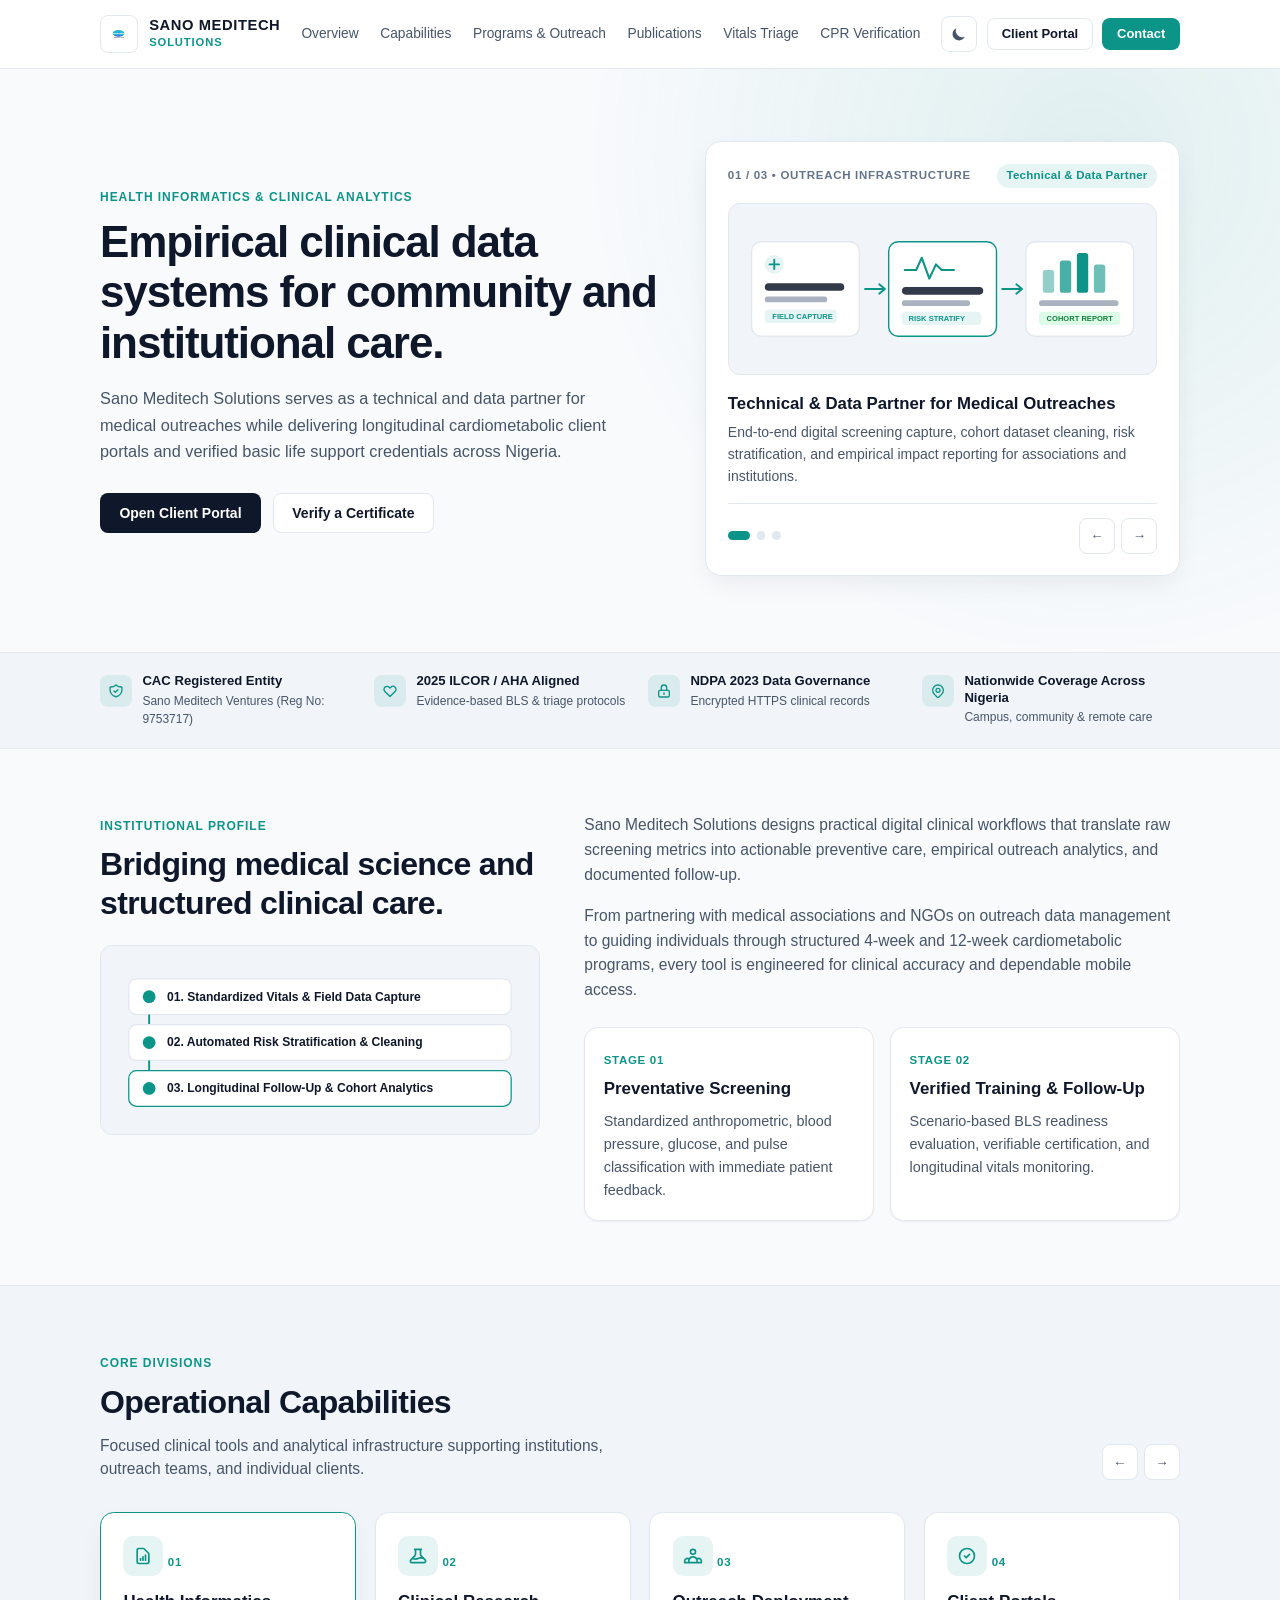
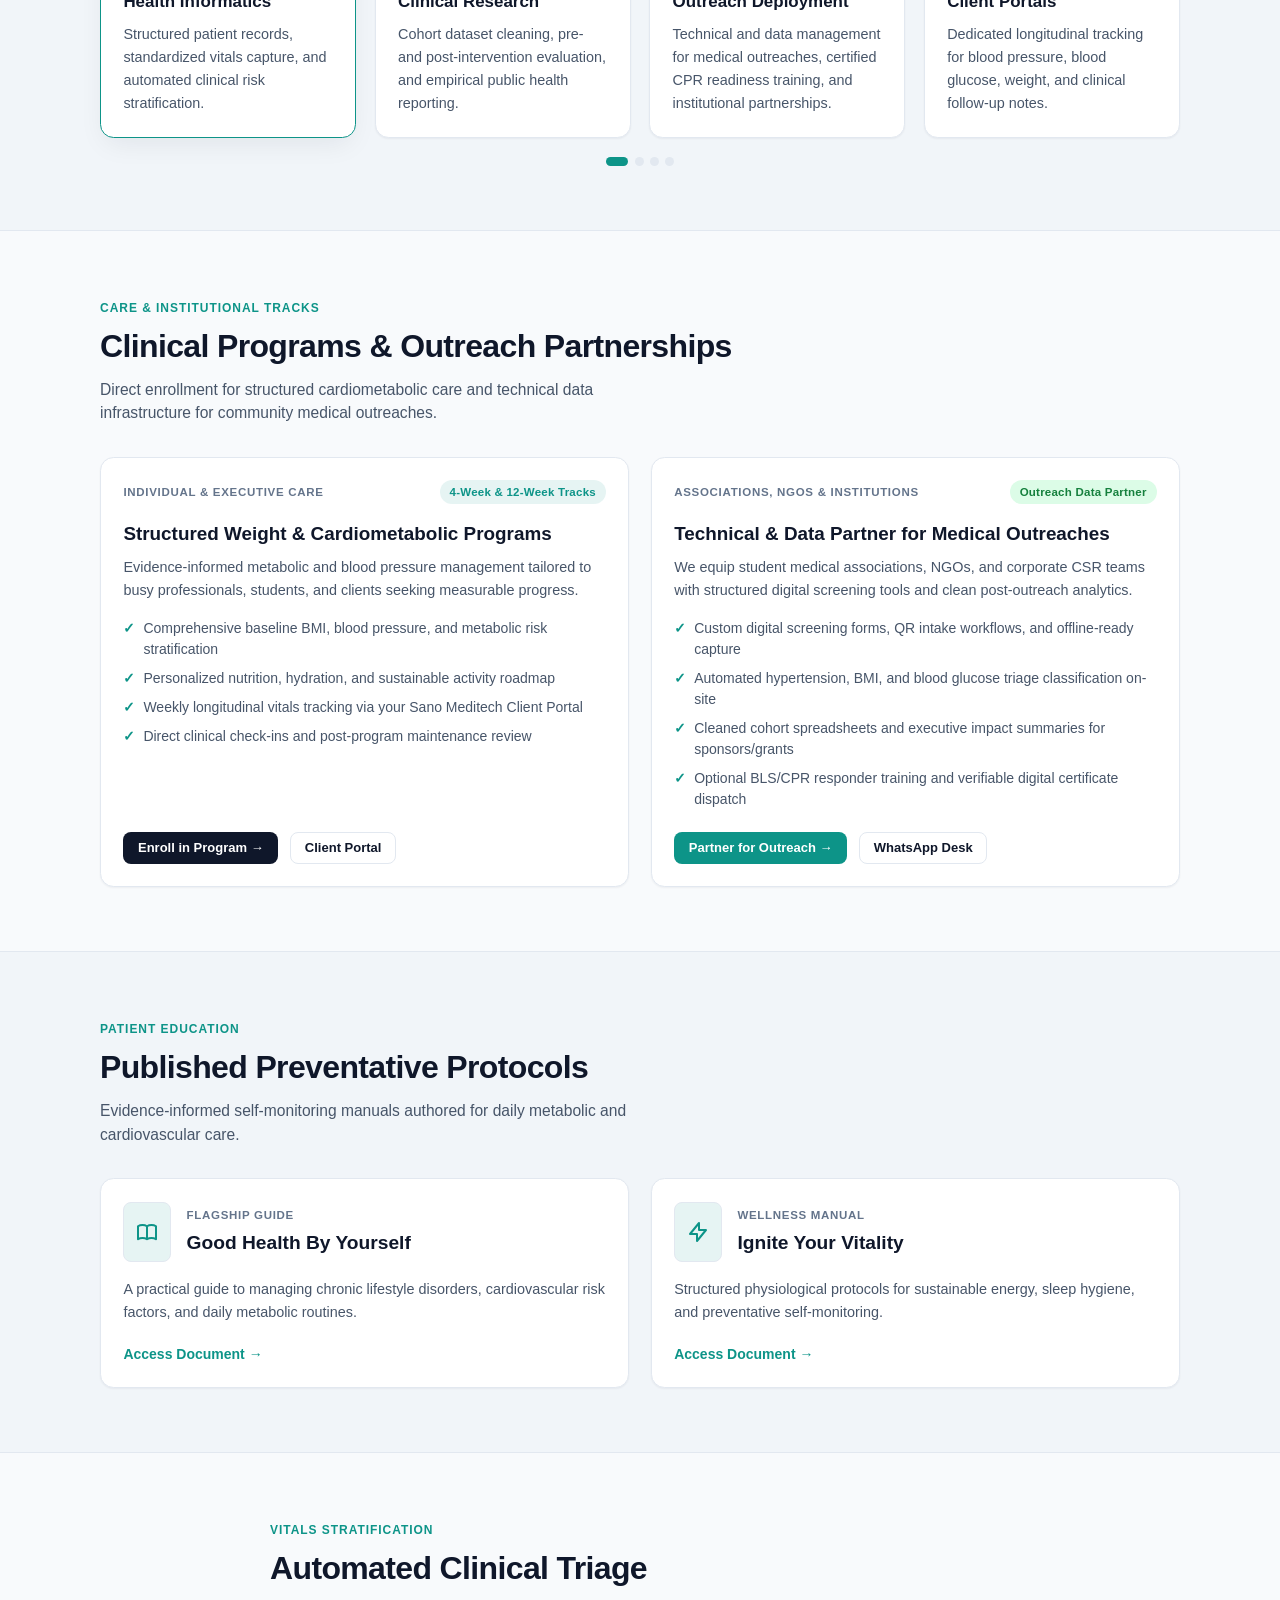
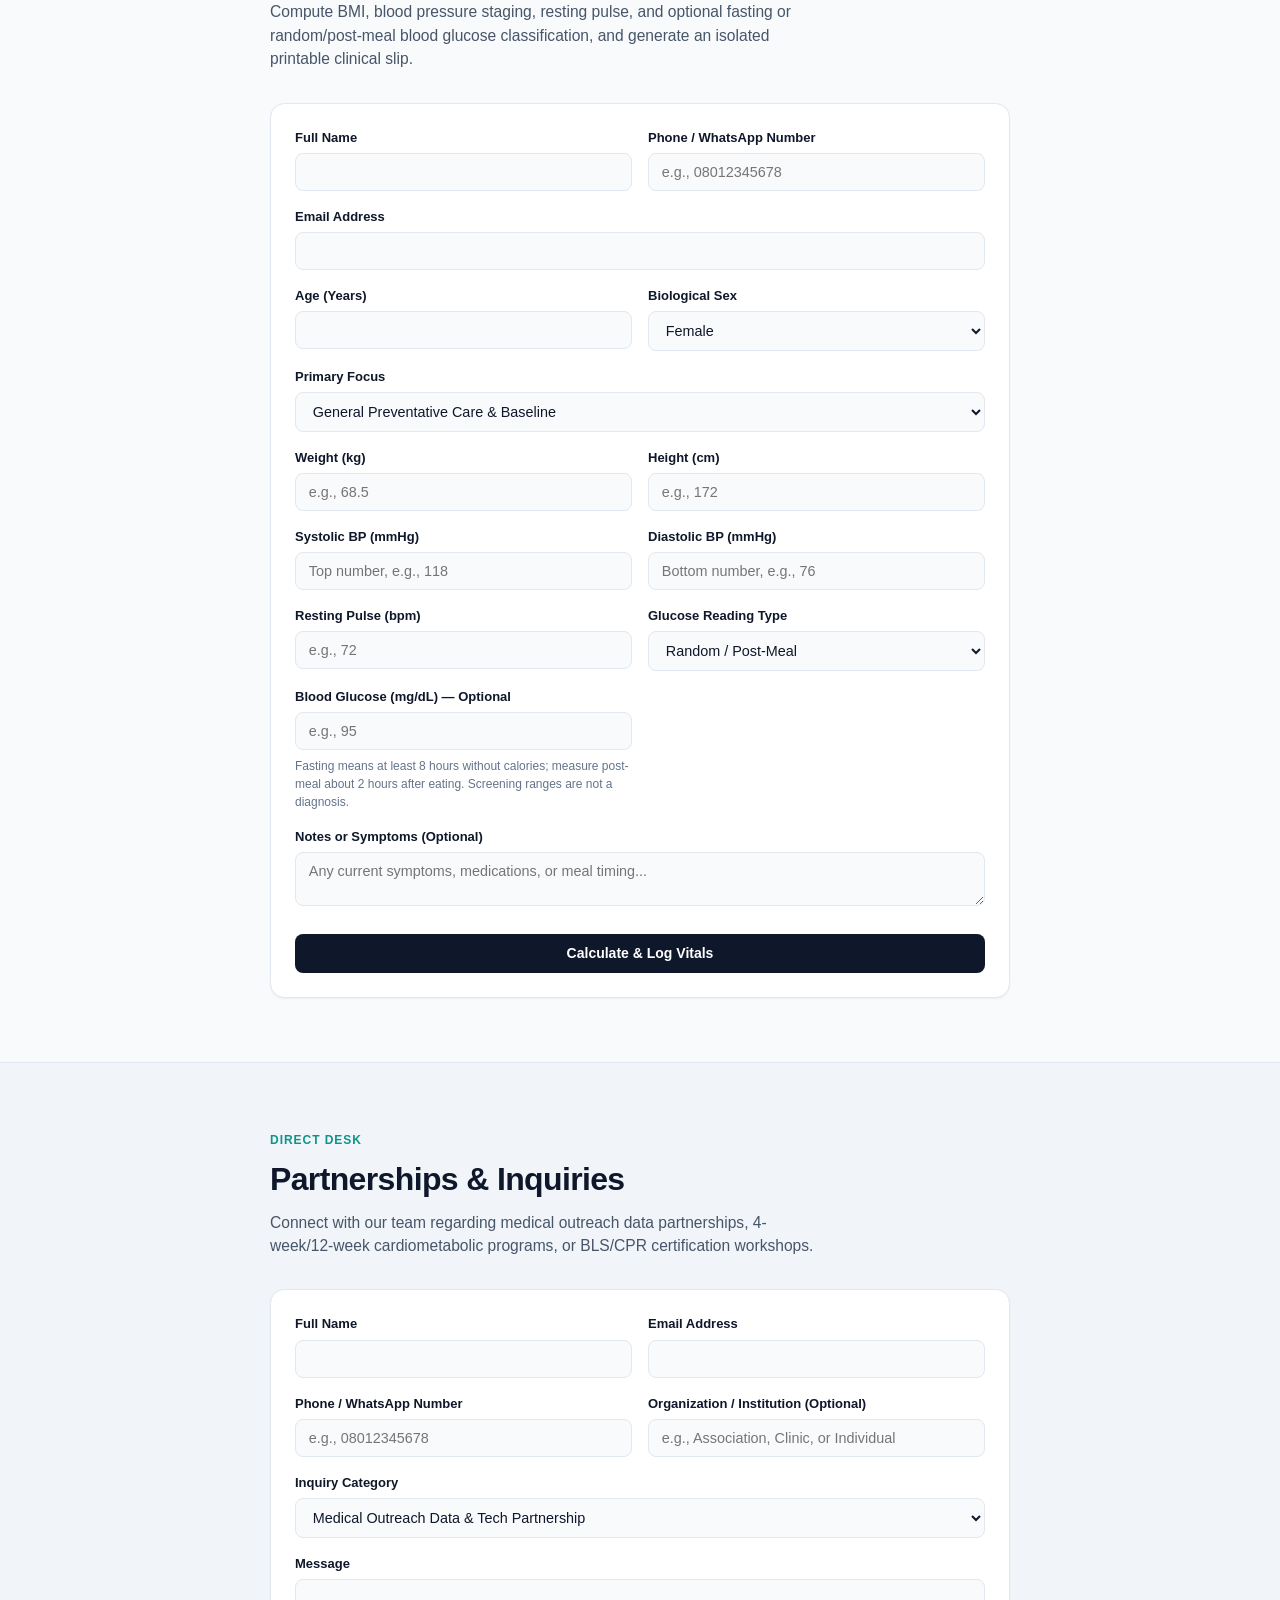
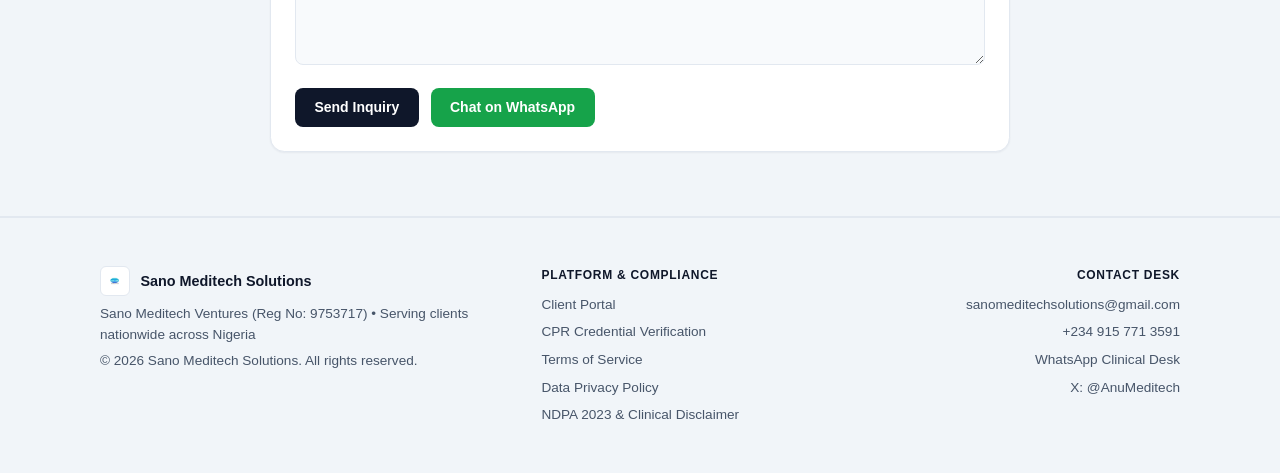
<file: index.html>
<!DOCTYPE html>
<html lang="en">
<head>
    <meta charset="UTF-8">
    <meta name="viewport" content="width=device-width, initial-scale=1.0">
    <meta name="google-site-verification" content="SkIWce3FxeQoqV6IPMHTQnE669mgplDXR-uIURGBd9k" />
    <meta name="google-site-verification" content="eYVr022OF02_zbNRqCPYG8-eTCIy4S0F36uyGWSz7tg" />
    <meta name="description" content="Sano Meditech Solutions — Clinical data analytics, medical outreach technical & data management, preventative vitals stratification, and verified life-support certification across Nigeria.">
    <meta name="author" content="Sano Meditech Solutions">
    <link rel="canonical" href="https://sanomeditechsolutions.com.ng/">
    <link rel="icon" type="image/png" href="logo.png">
    <link rel="apple-touch-icon" href="logo.png">
    <title>Sano Meditech Solutions | Clinical Data Analytics &amp; Digital Health</title>

    <meta property="og:type" content="website">
    <meta property="og:title" content="Sano Meditech Solutions | Clinical Data Analytics &amp; Digital Health">
    <meta property="og:description" content="Medical outreach technical & data management, structured vitals stratification, cardiometabolic programs, and verified basic life support credentials.">
    <meta property="og:url" content="https://sanomeditechsolutions.com.ng/">
    <meta property="og:image" content="https://sanomeditechsolutions.com.ng/logo.png">

    <meta name="twitter:card" content="summary">
    <meta name="twitter:site" content="@AnuMeditech">
    <meta name="twitter:title" content="Sano Meditech Solutions | Clinical Data Analytics &amp; Digital Health">
    <meta name="twitter:description" content="Medical outreach technical & data management, structured vitals stratification, cardiometabolic programs, and verified basic life support credentials.">
    <meta name="twitter:image" content="https://sanomeditechsolutions.com.ng/logo.png">

    <script type="application/ld+json">
    {
      "@context": "https://schema.org",
      "@type": "MedicalBusiness",
      "name": "Sano Meditech Solutions",
      "legalName": "Sano Meditech Ventures",
      "identifier": "Reg No: 9753717",
      "url": "https://sanomeditechsolutions.com.ng",
      "logo": "https://sanomeditechsolutions.com.ng/logo.png",
      "telephone": "+2349157713591",
      "email": "sanomeditechsolutions@gmail.com",
      "address": {
        "@type": "PostalAddress",
        "addressCountry": "NG"
      },
      "sameAs": ["https://x.com/AnuMeditech"]
    }
    </script>

    <script>
        if (localStorage.getItem('color-theme') === 'dark') {
            document.documentElement.classList.add('dark');
        }
    </script>

    <style>
        :root {
            --bg-page: #f8fafc;
            --bg-surface: #f1f5f9;
            --bg-card: #ffffff;
            --bg-nav: rgba(255, 255, 255, 0.92);
            --text-primary: #0f172a;
            --text-secondary: #475569;
            --text-muted: #64748b;
            --border-color: #e2e8f0;
            --accent: #0d9488;
            --accent-hover: #0f766e;
            --accent-soft: rgba(13, 148, 136, 0.1);
            --primary: #0f172a;
            --primary-text: #ffffff;
            --primary-hover: #1e293b;
            --success-bg: #dcfce7;
            --success-text: #15803d;
            --warn-bg: #fef3c7;
            --warn-text: #b45309;
            --danger-bg: #fee2e2;
            --danger-text: #b91c1c;
            --whatsapp: #16a34a;
            --whatsapp-hover: #15803d;
            --shadow-sm: 0 1px 2px rgba(15, 23, 42, 0.05);
            --shadow-md: 0 10px 28px -6px rgba(15, 23, 42, 0.08);
        }

        html.dark {
            --bg-page: #0b1120;
            --bg-surface: #111827;
            --bg-card: #1e293b;
            --bg-nav: rgba(15, 23, 42, 0.92);
            --text-primary: #f8fafc;
            --text-secondary: #cbd5e1;
            --text-muted: #94a3b8;
            --border-color: #334155;
            --accent: #2dd4bf;
            --accent-hover: #14b8a6;
            --accent-soft: rgba(45, 212, 191, 0.14);
            --primary: #f8fafc;
            --primary-text: #0f172a;
            --primary-hover: #e2e8f0;
            --success-bg: rgba(22, 163, 74, 0.22);
            --success-text: #4ade80;
            --warn-bg: rgba(217, 119, 6, 0.22);
            --warn-text: #fbbf24;
            --danger-bg: rgba(220, 38, 38, 0.24);
            --danger-text: #f87171;
            --whatsapp: #22c55e;
            --whatsapp-hover: #16a34a;
            --shadow-sm: 0 1px 2px rgba(0, 0, 0, 0.25);
            --shadow-md: 0 12px 30px -6px rgba(0, 0, 0, 0.45);
        }

        *, *::before, *::after {
            box-sizing: border-box;
        }

        html {
            scroll-behavior: smooth;
            font-family: 'Segoe UI', 'Helvetica Neue', Arial, sans-serif;
            background-color: var(--bg-page);
            color: var(--text-primary);
            line-height: 1.5;
            -webkit-font-smoothing: antialiased;
        }

        body {
            margin: 0;
            background-color: var(--bg-page);
            color: var(--text-primary);
            transition: background-color 0.2s ease, color 0.2s ease;
        }

        .hidden {
            display: none !important;
        }

        .container {
            width: 100%;
            max-width: 1120px;
            margin: 0 auto;
            padding: 0 1.25rem;
        }

        .container-narrow {
            width: 100%;
            max-width: 780px;
            margin: 0 auto;
            padding: 0 1.25rem;
        }

        /* Navigation */
        .site-nav {
            position: sticky;
            top: 0;
            z-index: 40;
            background: var(--bg-nav);
            backdrop-filter: blur(12px);
            -webkit-backdrop-filter: blur(12px);
            border-bottom: 1px solid var(--border-color);
        }

        .nav-inner {
            display: flex;
            align-items: center;
            justify-content: space-between;
            height: 4.25rem;
            gap: 1rem;
        }

        .brand-link {
            display: inline-flex;
            align-items: center;
            gap: 0.7rem;
            text-decoration: none;
            color: var(--text-primary);
        }

        .brand-logo {
            width: 38px;
            height: 38px;
            object-fit: contain;
            border-radius: 8px;
            flex-shrink: 0;
            background: #ffffff;
            padding: 2px;
            border: 1px solid var(--border-color);
        }

        .brand-mark {
            display: inline-flex;
            align-items: center;
            justify-content: center;
            width: 38px;
            height: 38px;
            border-radius: 8px;
            background: var(--accent);
            color: #ffffff;
            font-weight: 700;
            font-size: 0.85rem;
            letter-spacing: 0.04em;
            flex-shrink: 0;
        }

        .brand-title {
            display: block;
            font-size: 0.92rem;
            font-weight: 700;
            letter-spacing: 0.04em;
            line-height: 1.15;
            color: var(--text-primary);
        }

        .brand-sub {
            display: block;
            font-size: 0.7rem;
            font-weight: 600;
            letter-spacing: 0.08em;
            text-transform: uppercase;
            color: var(--accent);
        }

        .nav-links {
            display: none;
            align-items: center;
            gap: 1.35rem;
        }

        .nav-links a {
            font-size: 0.86rem;
            font-weight: 500;
            color: var(--text-secondary);
            text-decoration: none;
            transition: color 0.15s ease;
        }

        .nav-links a:hover {
            color: var(--accent);
        }

        .nav-actions {
            display: none;
            align-items: center;
            gap: 0.6rem;
        }

        .mobile-controls {
            display: flex;
            align-items: center;
            gap: 0.5rem;
        }

        @media (min-width: 980px) {
            .nav-links,
            .nav-actions {
                display: flex;
            }
            .mobile-controls,
            .mobile-menu {
                display: none !important;
            }
        }

        .icon-btn {
            display: inline-flex;
            align-items: center;
            justify-content: center;
            width: 2.25rem;
            height: 2.25rem;
            border-radius: 0.5rem;
            border: 1px solid var(--border-color);
            background: var(--bg-card);
            color: var(--text-secondary);
            cursor: pointer;
            transition: all 0.15s ease;
        }

        .icon-btn:hover {
            color: var(--text-primary);
            border-color: var(--accent);
        }

        .mobile-menu {
            padding: 0.9rem 1.25rem 1.25rem;
            border-top: 1px solid var(--border-color);
            background: var(--bg-card);
            display: flex;
            flex-direction: column;
            gap: 0.7rem;
        }

        .mobile-menu a:not(.btn) {
            font-size: 0.925rem;
            font-weight: 500;
            color: var(--text-secondary);
            text-decoration: none;
            padding: 0.25rem 0;
        }

        .mobile-menu a:not(.btn):hover {
            color: var(--accent);
        }

        .mobile-menu-actions {
            display: flex;
            gap: 0.65rem;
            padding-top: 0.65rem;
            border-top: 1px solid var(--border-color);
        }

        /* Buttons & Pills */
        .btn {
            display: inline-flex;
            align-items: center;
            justify-content: center;
            gap: 0.45rem;
            padding: 0.65rem 1.15rem;
            font-family: inherit;
            font-size: 0.875rem;
            font-weight: 600;
            border-radius: 0.5rem;
            border: 1px solid transparent;
            text-decoration: none;
            cursor: pointer;
            transition: all 0.15s ease;
            line-height: 1.2;
        }

        .btn:disabled {
            opacity: 0.65;
            cursor: not-allowed;
        }

        .btn-sm {
            padding: 0.45rem 0.85rem;
            font-size: 0.8125rem;
        }

        .btn-full {
            width: 100%;
        }

        .btn-primary {
            background: var(--primary);
            color: var(--primary-text);
        }

        .btn-primary:hover:not(:disabled) {
            background: var(--primary-hover);
        }

        .btn-secondary {
            background: var(--bg-card);
            color: var(--text-primary);
            border-color: var(--border-color);
        }

        .btn-secondary:hover:not(:disabled) {
            border-color: var(--accent);
            color: var(--accent);
        }

        .btn-teal {
            background: var(--accent);
            color: #ffffff;
        }

        html.dark .btn-teal {
            color: #0f172a;
        }

        .btn-teal:hover:not(:disabled) {
            background: var(--accent-hover);
        }

        .btn-whatsapp {
            background: var(--whatsapp);
            color: #ffffff;
        }

        .btn-whatsapp:hover:not(:disabled) {
            background: var(--whatsapp-hover);
        }

        .pill {
            display: inline-flex;
            align-items: center;
            padding: 0.22rem 0.62rem;
            border-radius: 9999px;
            font-size: 0.72rem;
            font-weight: 600;
            letter-spacing: 0.02em;
        }

        .pill-teal {
            background: var(--accent-soft);
            color: var(--accent);
        }

        .pill-success {
            background: var(--success-bg);
            color: var(--success-text);
        }

        .pill-warn {
            background: var(--warn-bg);
            color: var(--warn-text);
        }

        .pill-danger {
            background: var(--danger-bg);
            color: var(--danger-text);
        }

        /* Hero & Interactive Showcase Slideshow */
        .hero {
            padding: 3.25rem 0 3.75rem;
            border-bottom: 1px solid var(--border-color);
            background:
                radial-gradient(circle at 85% 15%, var(--accent-soft), transparent 42%),
                var(--bg-page);
        }

        .hero-grid {
            display: grid;
            grid-template-columns: 1fr;
            gap: 2.25rem;
            align-items: center;
        }

        @media (min-width: 920px) {
            .hero {
                padding: 4.5rem 0 4.75rem;
            }
            .hero-grid {
                grid-template-columns: 1.08fr 0.92fr;
                gap: 3rem;
            }
        }

        .eyebrow {
            display: inline-block;
            font-size: 0.75rem;
            font-weight: 700;
            text-transform: uppercase;
            letter-spacing: 0.08em;
            color: var(--accent);
            margin-bottom: 0.65rem;
        }

        .hero-title {
            font-size: clamp(1.85rem, 3.6vw, 2.75rem);
            font-weight: 700;
            line-height: 1.15;
            letter-spacing: -0.025em;
            margin: 0 0 1rem;
            color: var(--text-primary);
        }

        .hero-subtitle {
            font-size: 1.02rem;
            line-height: 1.65;
            color: var(--text-secondary);
            margin: 0 0 1.75rem;
            max-width: 56ch;
        }

        .hero-cta-group {
            display: flex;
            flex-wrap: wrap;
            gap: 0.75rem;
        }

        /* Slideshow Container */
        .slideshow-shell {
            background: var(--bg-card);
            border: 1px solid var(--border-color);
            border-radius: 1rem;
            padding: 1.35rem;
            box-shadow: var(--shadow-md);
            position: relative;
        }

        .slide-panel {
            display: none;
            animation: slideFade 0.28s ease;
        }

        .slide-panel.active {
            display: block;
        }

        @keyframes slideFade {
            from { opacity: 0; transform: translateY(4px); }
            to { opacity: 1; transform: translateY(0); }
        }

        .slide-top-bar {
            display: flex;
            align-items: center;
            justify-content: space-between;
            gap: 0.75rem;
            margin-bottom: 0.95rem;
        }

        .ui-card-label {
            font-size: 0.72rem;
            font-weight: 700;
            text-transform: uppercase;
            letter-spacing: 0.06em;
            color: var(--text-muted);
        }

        .graphic-frame {
            background: var(--bg-surface);
            border: 1px solid var(--border-color);
            border-radius: 0.75rem;
            padding: 0.95rem;
            margin-bottom: 1rem;
        }

        .graphic-frame svg {
            width: 100%;
            height: auto;
            display: block;
        }

        .slide-title {
            font-size: 1.05rem;
            font-weight: 700;
            margin: 0 0 0.35rem;
            color: var(--text-primary);
        }

        .slide-desc {
            font-size: 0.875rem;
            line-height: 1.55;
            color: var(--text-secondary);
            margin: 0 0 1rem;
        }

        .slide-footer {
            display: flex;
            align-items: center;
            justify-content: space-between;
            gap: 0.75rem;
            padding-top: 0.85rem;
            border-top: 1px solid var(--border-color);
        }

        .slide-dots {
            display: flex;
            align-items: center;
            gap: 0.4rem;
        }

        .slide-dot {
            width: 0.55rem;
            height: 0.55rem;
            border-radius: 9999px;
            border: none;
            padding: 0;
            background: var(--border-color);
            cursor: pointer;
            transition: all 0.2s ease;
        }

        .slide-dot.active {
            width: 1.4rem;
            background: var(--accent);
        }

        .slide-nav-btns {
            display: flex;
            align-items: center;
            gap: 0.4rem;
        }

        /* Institutional Credibility Bar */
        .trust-strip {
            background: var(--bg-surface);
            border-bottom: 1px solid var(--border-color);
            padding: 1.25rem 0;
        }

        .trust-grid {
            display: grid;
            grid-template-columns: repeat(2, 1fr);
            gap: 1rem;
        }

        @media (min-width: 820px) {
            .trust-grid {
                grid-template-columns: repeat(4, 1fr);
            }
        }

        .trust-item {
            display: flex;
            align-items: flex-start;
            gap: 0.65rem;
        }

        .trust-icon {
            width: 2rem;
            height: 2rem;
            border-radius: 0.5rem;
            background: var(--accent-soft);
            color: var(--accent);
            display: inline-flex;
            align-items: center;
            justify-content: center;
            flex-shrink: 0;
            margin-top: 0.1rem;
        }

        .trust-title {
            display: block;
            font-size: 0.82rem;
            font-weight: 700;
            color: var(--text-primary);
            line-height: 1.25;
        }

        .trust-meta {
            display: block;
            font-size: 0.75rem;
            color: var(--text-secondary);
            margin-top: 0.12rem;
        }

        /* Sections & Grids */
        .section {
            padding: 4rem 0;
        }

        .section-surface {
            background: var(--bg-surface);
            border-top: 1px solid var(--border-color);
            border-bottom: 1px solid var(--border-color);
        }

        .split-grid {
            display: grid;
            grid-template-columns: 1fr;
            gap: 2rem;
            align-items: start;
        }

        @media (min-width: 820px) {
            .split-grid {
                grid-template-columns: 0.85fr 1.15fr;
                gap: 2.75rem;
            }
        }

        .section-heading {
            font-size: clamp(1.5rem, 2.6vw, 2rem);
            font-weight: 700;
            line-height: 1.22;
            letter-spacing: -0.02em;
            margin: 0 0 0.75rem;
            color: var(--text-primary);
        }

        .section-lead {
            font-size: 0.975rem;
            color: var(--text-secondary);
            margin: 0 0 2rem;
            max-width: 64ch;
        }

        .section-header-row {
            display: flex;
            align-items: flex-end;
            justify-content: space-between;
            flex-wrap: wrap;
            gap: 1rem;
            margin-bottom: 2rem;
        }

        .section-header-row .section-lead {
            margin-bottom: 0;
        }

        .workflow-cards {
            display: grid;
            grid-template-columns: 1fr;
            gap: 1rem;
            margin-top: 1.5rem;
        }

        @media (min-width: 640px) {
            .workflow-cards {
                grid-template-columns: repeat(2, 1fr);
            }
        }

        /* Capabilities Slideshow / Grid */
        .cap-track {
            display: grid;
            grid-template-columns: 1fr;
            gap: 1.15rem;
        }

        @media (min-width: 640px) {
            .cap-track {
                grid-template-columns: repeat(2, 1fr);
            }
        }

        @media (min-width: 960px) {
            .cap-track {
                grid-template-columns: repeat(4, 1fr);
            }
        }

        .cap-card {
            position: relative;
        }

        .cap-card.is-highlighted {
            border-color: var(--accent);
            box-shadow: var(--shadow-md);
        }

        @media (max-width: 639px) {
            .cap-card {
                display: none;
            }
            .cap-card.is-highlighted {
                display: block;
                animation: slideFade 0.25s ease;
            }
        }

        .grid-2 {
            display: grid;
            grid-template-columns: 1fr;
            gap: 1.35rem;
        }

        @media (min-width: 760px) {
            .grid-2 {
                grid-template-columns: repeat(2, 1fr);
            }
        }

        .card {
            background: var(--bg-card);
            border: 1px solid var(--border-color);
            border-radius: 0.85rem;
            padding: 1.4rem;
            box-shadow: var(--shadow-sm);
            transition: border-color 0.15s ease, box-shadow 0.15s ease;
        }

        .card:hover {
            border-color: var(--accent);
        }

        .card-compact {
            padding: 1.15rem;
        }

        .cap-icon-wrap {
            width: 2.5rem;
            height: 2.5rem;
            border-radius: 0.65rem;
            background: var(--accent-soft);
            color: var(--accent);
            display: inline-flex;
            align-items: center;
            justify-content: center;
            margin-bottom: 0.85rem;
        }

        .card-index {
            display: inline-block;
            font-size: 0.72rem;
            font-weight: 700;
            letter-spacing: 0.06em;
            color: var(--accent);
            margin-bottom: 0.45rem;
        }

        .card-title {
            font-size: 1.06rem;
            font-weight: 700;
            margin: 0 0 0.5rem;
            color: var(--text-primary);
        }

        .card-text {
            font-size: 0.9rem;
            line-height: 1.6;
            color: var(--text-secondary);
            margin: 0;
        }

        .feature-list {
            list-style: none;
            padding: 0;
            margin: 1rem 0 1.35rem;
            display: grid;
            gap: 0.5rem;
            font-size: 0.875rem;
            color: var(--text-secondary);
        }

        .feature-list li {
            display: flex;
            align-items: flex-start;
            gap: 0.5rem;
        }

        .feature-check {
            color: var(--accent);
            font-weight: 700;
            flex-shrink: 0;
        }

        .program-card {
            display: flex;
            flex-direction: column;
            justify-content: space-between;
        }

        .pub-card {
            display: flex;
            flex-direction: column;
            justify-content: space-between;
            gap: 1.25rem;
        }

        .pub-header {
            display: flex;
            align-items: flex-start;
            gap: 0.95rem;
            margin-bottom: 0.75rem;
        }

        .pub-cover-badge {
            width: 48px;
            height: 60px;
            border-radius: 0.5rem;
            background: var(--accent-soft);
            border: 1px solid var(--border-color);
            color: var(--accent);
            display: flex;
            align-items: center;
            justify-content: center;
            flex-shrink: 0;
        }

        .pub-link {
            font-size: 0.875rem;
            font-weight: 600;
            color: var(--accent);
            text-decoration: none;
            display: inline-flex;
            align-items: center;
            gap: 0.25rem;
        }

        .pub-link:hover {
            text-decoration: underline;
        }

        /* Forms & Clinical Triage Slip */
        .form-card {
            background: var(--bg-card);
            border: 1px solid var(--border-color);
            border-radius: 0.9rem;
            padding: 1.5rem;
            box-shadow: var(--shadow-sm);
        }

        .form-grid {
            display: grid;
            grid-template-columns: 1fr;
            gap: 1rem;
        }

        @media (min-width: 600px) {
            .form-grid {
                grid-template-columns: repeat(2, 1fr);
            }
            .col-span-2 {
                grid-column: span 2;
            }
        }

        .field-label {
            display: block;
            font-size: 0.8125rem;
            font-weight: 600;
            color: var(--text-primary);
            margin-bottom: 0.35rem;
        }

        .form-control {
            width: 100%;
            padding: 0.625rem 0.8rem;
            font-family: inherit;
            font-size: 0.9rem;
            color: var(--text-primary);
            background: var(--bg-page);
            border: 1px solid var(--border-color);
            border-radius: 0.5rem;
            transition: border-color 0.15s ease, box-shadow 0.15s ease;
        }

        .form-control:focus {
            outline: none;
            border-color: var(--accent);
            box-shadow: 0 0 0 3px var(--accent-soft);
        }

        .field-hint {
            display: block;
            margin-top: 0.4rem;
            color: var(--text-muted);
            font-size: 0.75rem;
        }

        .inline-alert {
            padding: 0.75rem 0.95rem;
            border-radius: 0.55rem;
            font-size: 0.85rem;
            font-weight: 500;
            background: var(--danger-bg);
            color: var(--danger-text);
            border: 1px solid currentColor;
        }

        .crisis-banner {
            padding: 0.85rem 1rem;
            border-radius: 0.6rem;
            background: var(--danger-bg);
            color: var(--danger-text);
            border: 1px solid currentColor;
            font-size: 0.85rem;
            font-weight: 600;
            margin-bottom: 1rem;
        }

        .result-slip {
            margin-top: 1.5rem;
            padding: 1.35rem;
            background: var(--bg-surface);
            border: 1px solid var(--border-color);
            border-radius: 0.75rem;
        }

        .result-slip-header {
            display: flex;
            align-items: center;
            justify-content: space-between;
            flex-wrap: wrap;
            gap: 0.85rem;
            padding-bottom: 0.85rem;
            margin-bottom: 0.95rem;
            border-bottom: 1px solid var(--border-color);
        }

        .result-slip-title {
            font-size: 1.05rem;
            font-weight: 700;
            margin: 0;
            color: var(--text-primary);
        }

        .slip-meta-bar {
            display: flex;
            flex-wrap: wrap;
            justify-content: space-between;
            gap: 0.5rem;
            font-size: 0.78rem;
            font-family: ui-monospace, SFMono-Regular, Menlo, Monaco, Consolas, monospace;
            color: var(--text-muted);
            margin-bottom: 0.95rem;
        }

        .result-list {
            display: grid;
            gap: 0.6rem;
            font-size: 0.9rem;
            color: var(--text-secondary);
        }

        .result-row {
            display: flex;
            align-items: center;
            justify-content: space-between;
            flex-wrap: wrap;
            gap: 0.5rem;
            padding: 0.55rem 0.75rem;
            background: var(--bg-card);
            border: 1px solid var(--border-color);
            border-radius: 0.5rem;
        }

        .result-row strong {
            color: var(--text-primary);
        }

        .slip-disclaimer {
            margin-top: 0.9rem;
            font-size: 0.76rem;
            color: var(--text-muted);
            line-height: 1.5;
        }

        .result-footer-bar {
            display: flex;
            align-items: center;
            justify-content: space-between;
            flex-wrap: wrap;
            gap: 0.75rem;
            margin-top: 1rem;
            padding-top: 0.85rem;
            border-top: 1px solid var(--border-color);
            font-size: 0.8125rem;
            color: var(--text-muted);
        }

        .slip-actions {
            display: flex;
            flex-wrap: wrap;
            gap: 0.55rem;
        }

        .contact-actions {
            display: flex;
            flex-wrap: wrap;
            gap: 0.75rem;
            align-items: center;
        }

        /* Footer */
        .site-footer {
            background: var(--bg-surface);
            border-top: 1px solid var(--border-color);
            padding: 3rem 0;
            font-size: 0.85rem;
            color: var(--text-secondary);
        }

        .footer-grid {
            display: grid;
            grid-template-columns: 1fr;
            gap: 2rem;
        }

        @media (min-width: 720px) {
            .footer-grid {
                grid-template-columns: 1.35fr 1fr 1fr;
            }
            .footer-right {
                text-align: right;
            }
        }

        .footer-brand {
            display: flex;
            align-items: center;
            gap: 0.65rem;
            margin-bottom: 0.5rem;
        }

        .footer-logo {
            width: 30px;
            height: 30px;
            object-fit: contain;
            border-radius: 6px;
            background: #ffffff;
            padding: 2px;
            border: 1px solid var(--border-color);
        }

        .footer-heading {
            font-weight: 700;
            font-size: 0.75rem;
            text-transform: uppercase;
            letter-spacing: 0.06em;
            color: var(--text-primary);
            margin: 0 0 0.65rem;
        }

        .footer-list {
            list-style: none;
            padding: 0;
            margin: 0;
            display: grid;
            gap: 0.45rem;
        }

        .footer-list a {
            color: var(--text-secondary);
            text-decoration: none;
        }

        .footer-list a:hover {
            color: var(--accent);
        }

        .footer-link-btn {
            background: none;
            border: none;
            padding: 0;
            font: inherit;
            color: var(--text-secondary);
            cursor: pointer;
            text-align: left;
        }

        .footer-link-btn:hover {
            color: var(--accent);
        }

        /* Modal */
        .modal-backdrop {
            position: fixed;
            inset: 0;
            background: rgba(15, 23, 42, 0.6);
            backdrop-filter: blur(4px);
            display: flex;
            align-items: center;
            justify-content: center;
            padding: 1.25rem;
            z-index: 60;
        }

        .modal-panel {
            background: var(--bg-card);
            border: 1px solid var(--border-color);
            border-radius: 0.9rem;
            max-width: 460px;
            width: 100%;
            padding: 1.5rem;
            box-shadow: 0 20px 25px -5px rgba(0, 0, 0, 0.25);
        }

        .modal-header {
            display: flex;
            align-items: center;
            justify-content: space-between;
            gap: 1rem;
            margin-bottom: 0.85rem;
        }

        .modal-close {
            background: none;
            border: none;
            font-size: 1.5rem;
            line-height: 1;
            color: var(--text-muted);
            cursor: pointer;
        }

        .modal-close:hover {
            color: var(--text-primary);
        }

        /* Strict Isolated Print Layout — Prints ONLY #printable-triage-slip in normal document flow */
        @media print {
            @page {
                margin: 14mm;
            }

            html, body {
                background: #ffffff !important;
                color: #0f172a !important;
            }

            body > *:not(#triage) {
                display: none !important;
            }

            #triage {
                padding: 0 !important;
                margin: 0 !important;
            }

            #triage .container-narrow {
                max-width: 100% !important;
                padding: 0 !important;
            }

            #triage .eyebrow,
            #triage .section-heading,
            #triage .section-lead,
            #triage-form,
            .no-print,
            .no-print * {
                display: none !important;
            }

            #triage .form-card {
                border: none !important;
                padding: 0 !important;
                background: transparent !important;
                box-shadow: none !important;
            }

            #printable-triage-slip {
                position: static !important;
                display: block !important;
                width: 100% !important;
                margin: 0 !important;
                padding: 1.25rem !important;
                background: #ffffff !important;
                color: #0f172a !important;
                border: 1px solid #cbd5e1 !important;
                border-radius: 8px !important;
                box-shadow: none !important;
                page-break-inside: avoid;
            }

            #printable-triage-slip .result-row {
                background: #f8fafc !important;
                border-color: #cbd5e1 !important;
                color: #0f172a !important;
            }
        }
    </style>
</head>
<body>

    <!-- Main Navigation -->
    <nav class="site-nav">
        <div class="container nav-inner">
            <a href="/" class="brand-link">
                <img src="logo.png" alt="Sano Meditech Solutions Logo" class="brand-logo" onerror="this.style.display='none'; this.nextElementSibling.style.display='inline-flex';">
                <span class="brand-mark" aria-hidden="true" style="display: none;">SM</span>
                <div>
                    <span class="brand-title">SANO MEDITECH</span>
                    <span class="brand-sub">Solutions</span>
                </div>
            </a>

            <div class="nav-links">
                <a href="#about">Overview</a>
                <a href="#capabilities">Capabilities</a>
                <a href="#programs">Programs &amp; Outreach</a>
                <a href="#publications">Publications</a>
                <a href="#triage">Vitals Triage</a>
                <a href="cpr.html">CPR Verification</a>
            </div>

            <div class="nav-actions">
                <button id="theme-toggle" type="button" aria-label="Toggle color theme" class="icon-btn">
                    <svg id="icon-moon" width="16" height="16" fill="currentColor" viewBox="0 0 20 20">
                        <path d="M17.293 13.293A8 8 0 016.707 2.707a8.001 8.001 0 1010.586 10.586z"></path>
                    </svg>
                    <svg id="icon-sun" class="hidden" width="16" height="16" fill="currentColor" viewBox="0 0 20 20">
                        <path d="M10 2a1 1 0 011 1v1a1 1 0 11-2 0V3a1 1 0 011-1zm4 8a4 4 0 11-8 0 4 4 0 018 0zm-.464 4.95l.707.707a1 1 0 001.414-1.414l-.707-.707a1 1 0 00-1.414 1.414zm2.12-10.607a1 1 0 010 1.414l-.706.707a1 1 0 11-1.414-1.414l.707-.707a1 1 0 011.414 0zM17 11a1 1 0 100-2h-1a1 1 0 100 2h1zm-7 4a1 1 0 011 1v1a1 1 0 11-2 0v-1a1 1 0 011-1zM5.05 6.464A1 1 0 106.465 5.05l-.708-.707a1 1 0 00-1.414 1.414l.707.707zm1.414 8.486l-.707.707a1 1 0 01-1.414-1.414l.707-.707a1 1 0 011.414 1.414zM4 11a1 1 0 100-2H3a1 1 0 000 2h1z"></path>
                    </svg>
                </button>
                <a href="portal.html" class="btn btn-sm btn-secondary">Client Portal</a>
                <a href="#contact" class="btn btn-sm btn-teal">Contact</a>
            </div>

            <div class="mobile-controls">
                <button id="mobile-theme-toggle" type="button" aria-label="Toggle color theme" class="icon-btn">
                    <svg id="mobile-icon-moon" width="16" height="16" fill="currentColor" viewBox="0 0 20 20">
                        <path d="M17.293 13.293A8 8 0 016.707 2.707a8.001 8.001 0 1010.586 10.586z"></path>
                    </svg>
                    <svg id="mobile-icon-sun" class="hidden" width="16" height="16" fill="currentColor" viewBox="0 0 20 20">
                        <path d="M10 2a1 1 0 011 1v1a1 1 0 11-2 0V3a1 1 0 011-1zm4 8a4 4 0 11-8 0 4 4 0 018 0zm-.464 4.95l.707.707a1 1 0 001.414-1.414l-.707-.707a1 1 0 00-1.414 1.414zm2.12-10.607a1 1 0 010 1.414l-.706.707a1 1 0 11-1.414-1.414l.707-.707a1 1 0 011.414 0zM17 11a1 1 0 100-2h-1a1 1 0 100 2h1zm-7 4a1 1 0 011 1v1a1 1 0 11-2 0v-1a1 1 0 011-1zM5.05 6.464A1 1 0 106.465 5.05l-.708-.707a1 1 0 00-1.414 1.414l.707.707zm1.414 8.486l-.707.707a1 1 0 01-1.414-1.414l.707-.707a1 1 0 011.414 1.414zM4 11a1 1 0 100-2H3a1 1 0 000 2h1z"></path>
                    </svg>
                </button>
                <button id="mobile-menu-btn" type="button" aria-label="Toggle navigation menu" aria-expanded="false" aria-controls="mobile-menu" class="icon-btn">
                    <svg width="20" height="20" fill="none" stroke="currentColor" viewBox="0 0 24 24">
                        <path stroke-linecap="round" stroke-linejoin="round" stroke-width="2" d="M4 6h16M4 12h16M4 18h16"></path>
                    </svg>
                </button>
            </div>
        </div>

        <div id="mobile-menu" class="mobile-menu hidden">
            <a href="#about" class="mobile-link">Overview</a>
            <a href="#capabilities" class="mobile-link">Capabilities</a>
            <a href="#programs" class="mobile-link">Programs &amp; Outreach</a>
            <a href="#publications" class="mobile-link">Publications</a>
            <a href="#triage" class="mobile-link">Vitals Triage</a>
            <a href="cpr.html">CPR Verification</a>
            <div class="mobile-menu-actions">
                <a href="portal.html" class="btn btn-sm btn-secondary">Client Portal</a>
                <a href="#contact" class="mobile-link btn btn-sm btn-teal">Contact</a>
            </div>
        </div>
    </nav>

    <!-- Focused Mobile-First Hero with Interactive Visual Slideshow -->
    <header class="hero">
        <div class="container hero-grid">
            <div>
                <span class="eyebrow">Health Informatics &amp; Clinical Analytics</span>
                <h1 class="hero-title">Empirical clinical data systems for community and institutional care.</h1>
                <p class="hero-subtitle">
                    Sano Meditech Solutions serves as a technical and data partner for medical outreaches while delivering longitudinal cardiometabolic client portals and verified basic life support credentials across Nigeria.
                </p>
                <div class="hero-cta-group">
                    <a href="portal.html" class="btn btn-primary">Open Client Portal</a>
                    <a href="cpr.html" class="btn btn-secondary">Verify a Certificate</a>
                </div>
            </div>

            <!-- Interactive 3-Slide Visual Showcase -->
            <div id="hero-slideshow" class="slideshow-shell" aria-roledescription="carousel" aria-label="Clinical systems showcase">
                <!-- Slide 1: Outreach Technical & Data Partner -->
                <div class="slide-panel active" data-slide="0">
                    <div class="slide-top-bar">
                        <span class="ui-card-label">01 / 03 &bull; Outreach Infrastructure</span>
                        <span class="pill pill-teal">Technical &amp; Data Partner</span>
                    </div>
                    <div class="graphic-frame">
                        <svg viewBox="0 0 420 148" fill="none" xmlns="http://www.w3.org/2000/svg" role="img" aria-label="Outreach data capture to clinical stratification pipeline diagram">
                            <rect x="8" y="24" width="114" height="100" rx="10" fill="var(--bg-card)" stroke="var(--border-color)" stroke-width="1.5"/>
                            <circle cx="32" cy="48" r="10" fill="var(--accent-soft)"/>
                            <path d="M32 43V53M27 48H37" stroke="var(--accent)" stroke-width="2" stroke-linecap="round"/>
                            <rect x="22" y="68" width="84" height="8" rx="4" fill="var(--text-primary)" opacity="0.85"/>
                            <rect x="22" y="82" width="66" height="6" rx="3" fill="var(--text-muted)" opacity="0.55"/>
                            <rect x="22" y="96" width="76" height="14" rx="4" fill="var(--accent-soft)"/>
                            <text x="30" y="106" fill="var(--accent)" font-size="8" font-weight="700" font-family="Segoe UI, Arial, sans-serif">FIELD CAPTURE</text>

                            <path d="M128 74H148" stroke="var(--accent)" stroke-width="2" stroke-linecap="round"/>
                            <path d="M143 69L149 74L143 79" stroke="var(--accent)" stroke-width="2" stroke-linecap="round" stroke-linejoin="round"/>

                            <rect x="153" y="24" width="114" height="100" rx="10" fill="var(--bg-card)" stroke="var(--accent)" stroke-width="1.5"/>
                            <path d="M170 54H182L188 41L196 63L203 48L209 54H222" stroke="var(--accent)" stroke-width="2.2" stroke-linecap="round" stroke-linejoin="round"/>
                            <rect x="167" y="72" width="86" height="8" rx="4" fill="var(--text-primary)" opacity="0.85"/>
                            <rect x="167" y="86" width="72" height="6" rx="3" fill="var(--text-muted)" opacity="0.55"/>
                            <rect x="167" y="98" width="84" height="14" rx="4" fill="var(--accent-soft)"/>
                            <text x="174" y="108" fill="var(--accent)" font-size="8" font-weight="700" font-family="Segoe UI, Arial, sans-serif">RISK STRATIFY</text>

                            <path d="M273 74H293" stroke="var(--accent)" stroke-width="2" stroke-linecap="round"/>
                            <path d="M288 69L294 74L288 79" stroke="var(--accent)" stroke-width="2" stroke-linecap="round" stroke-linejoin="round"/>

                            <rect x="298" y="24" width="114" height="100" rx="10" fill="var(--bg-card)" stroke="var(--border-color)" stroke-width="1.5"/>
                            <rect x="316" y="54" width="12" height="24" rx="3" fill="var(--accent)" opacity="0.45"/>
                            <rect x="334" y="44" width="12" height="34" rx="3" fill="var(--accent)" opacity="0.75"/>
                            <rect x="352" y="36" width="12" height="42" rx="3" fill="var(--accent)"/>
                            <rect x="370" y="48" width="12" height="30" rx="3" fill="var(--accent)" opacity="0.6"/>
                            <rect x="312" y="86" width="84" height="6" rx="3" fill="var(--text-muted)" opacity="0.55"/>
                            <rect x="312" y="98" width="86" height="14" rx="4" fill="var(--success-bg)"/>
                            <text x="320" y="108" fill="var(--success-text)" font-size="8" font-weight="700" font-family="Segoe UI, Arial, sans-serif">COHORT REPORT</text>
                        </svg>
                    </div>
                    <h2 class="slide-title">Technical &amp; Data Partner for Medical Outreaches</h2>
                    <p class="slide-desc">End-to-end digital screening capture, cohort dataset cleaning, risk stratification, and empirical impact reporting for associations and institutions.</p>
                </div>

                <!-- Slide 2: 4-Week & 12-Week Cardiometabolic Programs -->
                <div class="slide-panel" data-slide="1">
                    <div class="slide-top-bar">
                        <span class="ui-card-label">02 / 03 &bull; Structured Care Tracks</span>
                        <span class="pill pill-teal">4-Week &amp; 12-Week</span>
                    </div>
                    <div class="graphic-frame">
                        <svg viewBox="0 0 420 148" fill="none" xmlns="http://www.w3.org/2000/svg" role="img" aria-label="Longitudinal cardiometabolic and weight progression chart">
                            <line x1="36" y1="26" x2="36" y2="118" stroke="var(--border-color)" stroke-width="1.5"/>
                            <line x1="36" y1="118" x2="394" y2="118" stroke="var(--border-color)" stroke-width="1.5"/>
                            <line x1="36" y1="54" x2="394" y2="54" stroke="var(--border-color)" stroke-width="1" stroke-dasharray="4 4"/>
                            <line x1="36" y1="86" x2="394" y2="86" stroke="var(--border-color)" stroke-width="1" stroke-dasharray="4 4"/>

                            <path d="M54 44C112 48 164 68 218 76C272 84 326 94 378 98" stroke="var(--accent)" stroke-width="3" stroke-linecap="round"/>
                            <circle cx="54" cy="44" r="5" fill="var(--bg-card)" stroke="var(--accent)" stroke-width="2.5"/>
                            <circle cx="162" cy="64" r="5" fill="var(--bg-card)" stroke="var(--accent)" stroke-width="2.5"/>
                            <circle cx="270" cy="84" r="5" fill="var(--bg-card)" stroke="var(--accent)" stroke-width="2.5"/>
                            <circle cx="378" cy="98" r="5.5" fill="var(--accent)"/>

                            <rect x="44" y="18" width="66" height="18" rx="4" fill="var(--bg-card)" stroke="var(--border-color)"/>
                            <text x="53" y="30" fill="var(--text-primary)" font-size="8.5" font-weight="700" font-family="Segoe UI, Arial, sans-serif">WK 01 BASE</text>

                            <rect x="186" y="42" width="68" height="18" rx="4" fill="var(--bg-card)" stroke="var(--border-color)"/>
                            <text x="195" y="54" fill="var(--accent)" font-size="8.5" font-weight="700" font-family="Segoe UI, Arial, sans-serif">WK 04 CHECK</text>

                            <rect x="316" y="68" width="72" height="18" rx="4" fill="var(--success-bg)"/>
                            <text x="324" y="80" fill="var(--success-text)" font-size="8.5" font-weight="700" font-family="Segoe UI, Arial, sans-serif">WK 12 GOAL</text>

                            <text x="46" y="133" fill="var(--text-muted)" font-size="8.5" font-weight="600" font-family="Segoe UI, Arial, sans-serif">Baseline</text>
                            <text x="150" y="133" fill="var(--text-muted)" font-size="8.5" font-weight="600" font-family="Segoe UI, Arial, sans-serif">Week 4</text>
                            <text x="256" y="133" fill="var(--text-muted)" font-size="8.5" font-weight="600" font-family="Segoe UI, Arial, sans-serif">Week 8</text>
                            <text x="356" y="133" fill="var(--text-muted)" font-size="8.5" font-weight="600" font-family="Segoe UI, Arial, sans-serif">Week 12</text>
                        </svg>
                    </div>
                    <h2 class="slide-title">4-Week &amp; 12-Week Cardiometabolic &amp; Weight Programs</h2>
                    <p class="slide-desc">Guided anthropometric and blood pressure monitoring, structured lifestyle protocols, and weekly clinical follow-up inside your Client Portal.</p>
                </div>

                <!-- Slide 3: Verified BLS & CPR Registry -->
                <div class="slide-panel" data-slide="2">
                    <div class="slide-top-bar">
                        <span class="ui-card-label">03 / 03 &bull; Credential Verification</span>
                        <span class="pill pill-success">Public Registry</span>
                    </div>
                    <div class="graphic-frame">
                        <svg viewBox="0 0 420 148" fill="none" xmlns="http://www.w3.org/2000/svg" role="img" aria-label="Basic Life Support and CPR digital credential verification diagram">
                            <rect x="18" y="18" width="384" height="112" rx="12" fill="var(--bg-card)" stroke="var(--border-color)" stroke-width="1.5"/>
                            <path d="M58 44L82 53V73C82 88.5 71.8 102.6 58 107C44.2 102.6 34 88.5 34 73V53L58 44Z" fill="var(--accent-soft)" stroke="var(--accent)" stroke-width="2"/>
                            <path d="M49 74L55.5 80.5L68 67" stroke="var(--accent)" stroke-width="2.5" stroke-linecap="round" stroke-linejoin="round"/>

                            <text x="102" y="48" fill="var(--text-muted)" font-size="8.5" font-weight="700" letter-spacing="0.06em" font-family="Segoe UI, Arial, sans-serif">CREDENTIAL VERIFICATION PORTAL</text>
                            <text x="102" y="68" fill="var(--text-primary)" font-size="13" font-weight="700" font-family="Segoe UI, Arial, sans-serif">Basic Life Support &amp; CPR Registry</text>
                            <text x="102" y="86" fill="var(--text-secondary)" font-size="9.5" font-family="Segoe UI, Arial, sans-serif">Instant validation by Certificate ID or Participant Name</text>

                            <rect x="102" y="96" width="146" height="20" rx="5" fill="var(--bg-surface)" stroke="var(--border-color)"/>
                            <text x="112" y="109" fill="var(--text-primary)" font-size="9" font-weight="700" font-family="monospace">SMS-CPR-26-XXXXXX</text>

                            <rect x="258" y="96" width="122" height="20" rx="5" fill="var(--success-bg)"/>
                            <text x="276" y="109" fill="var(--success-text)" font-size="8.5" font-weight="700" font-family="Segoe UI, Arial, sans-serif">2025 ILCOR ALIGNED</text>
                        </svg>
                    </div>
                    <h2 class="slide-title">Verifiable BLS &amp; CPR Certification</h2>
                    <p class="slide-desc">Every trained responder receives a unique credential code verifiable online by hospitals, academic boards, and event organizers.</p>
                </div>

                <!-- Slideshow Controls -->
                <div class="slide-footer">
                    <div class="slide-dots" role="tablist" aria-label="Choose slide">
                        <button type="button" class="slide-dot hero-dot active" data-index="0" aria-label="Slide 1"></button>
                        <button type="button" class="slide-dot hero-dot" data-index="1" aria-label="Slide 2"></button>
                        <button type="button" class="slide-dot hero-dot" data-index="2" aria-label="Slide 3"></button>
                    </div>
                    <div class="slide-nav-btns">
                        <button type="button" id="hero-prev" class="icon-btn" aria-label="Previous slide">&larr;</button>
                        <button type="button" id="hero-next" class="icon-btn" aria-label="Next slide">&rarr;</button>
                    </div>
                </div>
            </div>
        </div>
    </header>

    <!-- Institutional Credibility Strip -->
    <section class="trust-strip" aria-label="Institutional standards and credentials">
        <div class="container trust-grid">
            <div class="trust-item">
                <span class="trust-icon" aria-hidden="true">
                    <svg width="16" height="16" fill="none" stroke="currentColor" stroke-width="2" viewBox="0 0 24 24">
                        <path stroke-linecap="round" stroke-linejoin="round" d="M9 12l2 2 4-4m5.618-4.016A11.955 11.955 0 0112 2.944a11.955 11.955 0 01-8.618 3.04A12.02 12.02 0 003 9c0 5.591 3.824 10.29 9 11.622 5.176-1.332 9-6.03 9-11.622 0-1.042-.133-2.052-.382-3.016z"/>
                    </svg>
                </span>
                <div>
                    <span class="trust-title">CAC Registered Entity</span>
                    <span class="trust-meta">Sano Meditech Ventures (Reg No: 9753717)</span>
                </div>
            </div>
            <div class="trust-item">
                <span class="trust-icon" aria-hidden="true">
                    <svg width="16" height="16" fill="none" stroke="currentColor" stroke-width="2" viewBox="0 0 24 24">
                        <path stroke-linecap="round" stroke-linejoin="round" d="M4.318 6.318a4.5 4.5 0 000 6.364L12 20.364l7.682-7.682a4.5 4.5 0 00-6.364-6.364L12 7.636l-1.318-1.318a4.5 4.5 0 00-6.364 0z"/>
                    </svg>
                </span>
                <div>
                    <span class="trust-title">2025 ILCOR / AHA Aligned</span>
                    <span class="trust-meta">Evidence-based BLS &amp; triage protocols</span>
                </div>
            </div>
            <div class="trust-item">
                <span class="trust-icon" aria-hidden="true">
                    <svg width="16" height="16" fill="none" stroke="currentColor" stroke-width="2" viewBox="0 0 24 24">
                        <path stroke-linecap="round" stroke-linejoin="round" d="M12 15v2m-6 4h12a2 2 0 002-2v-6a2 2 0 00-2-2H6a2 2 0 00-2 2v6a2 2 0 002 2zm10-10V7a4 4 0 00-8 0v4h8z"/>
                    </svg>
                </span>
                <div>
                    <span class="trust-title">NDPA 2023 Data Governance</span>
                    <span class="trust-meta">Encrypted HTTPS clinical records</span>
                </div>
            </div>
            <div class="trust-item">
                <span class="trust-icon" aria-hidden="true">
                    <svg width="16" height="16" fill="none" stroke="currentColor" stroke-width="2" viewBox="0 0 24 24">
                        <path stroke-linecap="round" stroke-linejoin="round" d="M17.657 16.657L13.414 20.9a1.998 1.998 0 01-2.827 0l-4.244-4.243a8 8 0 1111.314 0z"/>
                        <path stroke-linecap="round" stroke-linejoin="round" d="M15 11a3 3 0 11-6 0 3 3 0 016 0z"/>
                    </svg>
                </span>
                <div>
                    <span class="trust-title">Nationwide Coverage Across Nigeria</span>
                    <span class="trust-meta">Campus, community &amp; remote care</span>
                </div>
            </div>
        </div>
    </section>

    <!-- Institutional Overview -->
    <section id="about" class="section">
        <div class="container split-grid">
            <div>
                <span class="eyebrow">Institutional Profile</span>
                <h2 class="section-heading">Bridging medical science and structured clinical care.</h2>
                <div class="graphic-frame" style="margin-top: 1.35rem;">
                    <svg viewBox="0 0 320 124" fill="none" xmlns="http://www.w3.org/2000/svg" role="img" aria-label="Clinical workflow architecture graphic">
                        <rect x="10" y="14" width="300" height="28" rx="6" fill="var(--bg-card)" stroke="var(--border-color)"/>
                        <circle cx="26" cy="28" r="5" fill="var(--accent)"/>
                        <text x="40" y="31" fill="var(--text-primary)" font-size="9.5" font-weight="700" font-family="Segoe UI, Arial, sans-serif">01. Standardized Vitals &amp; Field Data Capture</text>

                        <line x1="26" y1="42" x2="26" y2="50" stroke="var(--accent)" stroke-width="1.5"/>

                        <rect x="10" y="50" width="300" height="28" rx="6" fill="var(--bg-card)" stroke="var(--border-color)"/>
                        <circle cx="26" cy="64" r="5" fill="var(--accent)"/>
                        <text x="40" y="67" fill="var(--text-primary)" font-size="9.5" font-weight="700" font-family="Segoe UI, Arial, sans-serif">02. Automated Risk Stratification &amp; Cleaning</text>

                        <line x1="26" y1="78" x2="26" y2="86" stroke="var(--accent)" stroke-width="1.5"/>

                        <rect x="10" y="86" width="300" height="28" rx="6" fill="var(--bg-card)" stroke="var(--accent)"/>
                        <circle cx="26" cy="100" r="5" fill="var(--accent)"/>
                        <text x="40" y="103" fill="var(--text-primary)" font-size="9.5" font-weight="700" font-family="Segoe UI, Arial, sans-serif">03. Longitudinal Follow-Up &amp; Cohort Analytics</text>
                    </svg>
                </div>
            </div>
            <div>
                <p class="card-text" style="font-size: 0.975rem; margin-bottom: 1rem;">
                    Sano Meditech Solutions designs practical digital clinical workflows that translate raw screening metrics into actionable preventive care, empirical outreach analytics, and documented follow-up.
                </p>
                <p class="card-text" style="font-size: 0.975rem;">
                    From partnering with medical associations and NGOs on outreach data management to guiding individuals through structured 4-week and 12-week cardiometabolic programs, every tool is engineered for clinical accuracy and dependable mobile access.
                </p>

                <div class="workflow-cards">
                    <div class="card card-compact">
                        <span class="card-index">STAGE 01</span>
                        <h3 class="card-title">Preventative Screening</h3>
                        <p class="card-text">Standardized anthropometric, blood pressure, glucose, and pulse classification with immediate patient feedback.</p>
                    </div>
                    <div class="card card-compact">
                        <span class="card-index">STAGE 02</span>
                        <h3 class="card-title">Verified Training &amp; Follow-Up</h3>
                        <p class="card-text">Scenario-based BLS readiness evaluation, verifiable certification, and longitudinal vitals monitoring.</p>
                    </div>
                </div>
            </div>
        </div>
    </section>

    <!-- Operational Capabilities -->
    <section id="capabilities" class="section section-surface">
        <div class="container">
            <div class="section-header-row">
                <div>
                    <span class="eyebrow">Core Divisions</span>
                    <h2 class="section-heading">Operational Capabilities</h2>
                    <p class="section-lead">Focused clinical tools and analytical infrastructure supporting institutions, outreach teams, and individual clients.</p>
                </div>
                <div class="slide-nav-btns" aria-label="Capabilities slideshow controls">
                    <button type="button" id="cap-prev" class="icon-btn" aria-label="Previous capability">&larr;</button>
                    <button type="button" id="cap-next" class="icon-btn" aria-label="Next capability">&rarr;</button>
                </div>
            </div>

            <div id="cap-track" class="cap-track">
                <div class="card cap-card is-highlighted" data-cap="0">
                    <span class="cap-icon-wrap" aria-hidden="true">
                        <svg width="20" height="20" fill="none" stroke="currentColor" stroke-width="2" viewBox="0 0 24 24">
                            <path stroke-linecap="round" stroke-linejoin="round" d="M9 17v-2m3 2v-4m3 4v-6m2 10H7a2 2 0 01-2-2V5a2 2 0 012-2h5.586a1 1 0 01.707.293l5.414 5.414a1 1 0 01.293.707V19a2 2 0 01-2 2z"/>
                        </svg>
                    </span>
                    <span class="card-index">01</span>
                    <h3 class="card-title">Health Informatics</h3>
                    <p class="card-text">Structured patient records, standardized vitals capture, and automated clinical risk stratification.</p>
                </div>

                <div class="card cap-card" data-cap="1">
                    <span class="cap-icon-wrap" aria-hidden="true">
                        <svg width="20" height="20" fill="none" stroke="currentColor" stroke-width="2" viewBox="0 0 24 24">
                            <path stroke-linecap="round" stroke-linejoin="round" d="M19.428 15.428a2 2 0 00-1.022-.547l-2.387-.477a6 6 0 00-3.86.517l-.318.158a6 6 0 01-3.86.517L6.05 15.21a2 2 0 00-1.806.547M8 4h8l-1 1v5.172a2 2 0 00.586 1.414l5 5c1.26 1.26.367 3.414-1.415 3.414H4.828c-1.782 0-2.674-2.154-1.414-3.414l5-5A2 2 0 009 10.172V5L8 4z"/>
                        </svg>
                    </span>
                    <span class="card-index">02</span>
                    <h3 class="card-title">Clinical Research</h3>
                    <p class="card-text">Cohort dataset cleaning, pre- and post-intervention evaluation, and empirical public health reporting.</p>
                </div>

                <div class="card cap-card" data-cap="2">
                    <span class="cap-icon-wrap" aria-hidden="true">
                        <svg width="20" height="20" fill="none" stroke="currentColor" stroke-width="2" viewBox="0 0 24 24">
                            <path stroke-linecap="round" stroke-linejoin="round" d="M17 20h5v-2a3 3 0 00-5.356-1.857M17 20H7m10 0v-2c0-.656-.126-1.283-.356-1.857M7 20H2v-2a3 3 0 015.356-1.857M7 20v-2c0-.656.126-1.283.356-1.857m0 0a5.002 5.002 0 019.288 0M15 7a3 3 0 11-6 0 3 3 0 016 0z"/>
                        </svg>
                    </span>
                    <span class="card-index">03</span>
                    <h3 class="card-title">Outreach Deployment</h3>
                    <p class="card-text">Technical and data management for medical outreaches, certified CPR readiness training, and institutional partnerships.</p>
                </div>

                <div class="card cap-card" data-cap="3">
                    <span class="cap-icon-wrap" aria-hidden="true">
                        <svg width="20" height="20" fill="none" stroke="currentColor" stroke-width="2" viewBox="0 0 24 24">
                            <path stroke-linecap="round" stroke-linejoin="round" d="M9 12l2 2 4-4m6 2a9 9 0 11-18 0 9 9 0 0118 0z"/>
                        </svg>
                    </span>
                    <span class="card-index">04</span>
                    <h3 class="card-title">Client Portals</h3>
                    <p class="card-text">Dedicated longitudinal tracking for blood pressure, blood glucose, weight, and clinical follow-up notes.</p>
                </div>
            </div>

            <div class="slide-dots" style="margin-top: 1.15rem; justify-content: center;" role="tablist" aria-label="Capability slide indicators">
                <button type="button" class="slide-dot cap-dot active" data-cap-index="0" aria-label="Capability 1"></button>
                <button type="button" class="slide-dot cap-dot" data-cap-index="1" aria-label="Capability 2"></button>
                <button type="button" class="slide-dot cap-dot" data-cap-index="2" aria-label="Capability 3"></button>
                <button type="button" class="slide-dot cap-dot" data-cap-index="3" aria-label="Capability 4"></button>
            </div>
        </div>
    </section>

    <!-- Structured Programs & Outreach Partnerships -->
    <section id="programs" class="section">
        <div class="container">
            <span class="eyebrow">Care &amp; Institutional Tracks</span>
            <h2 class="section-heading">Clinical Programs &amp; Outreach Partnerships</h2>
            <p class="section-lead">Direct enrollment for structured cardiometabolic care and technical data infrastructure for community medical outreaches.</p>

            <div class="grid-2">
                <!-- Track A: 4-Week & 12-Week Weight & Cardiometabolic Programs -->
                <div class="card program-card">
                    <div>
                        <div class="slide-top-bar">
                            <span class="ui-card-label">Individual &amp; Executive Care</span>
                            <span class="pill pill-teal">4-Week &amp; 12-Week Tracks</span>
                        </div>
                        <h3 class="card-title" style="font-size: 1.18rem;">Structured Weight &amp; Cardiometabolic Programs</h3>
                        <p class="card-text">Evidence-informed metabolic and blood pressure management tailored to busy professionals, students, and clients seeking measurable progress.</p>
                        <ul class="feature-list">
                            <li><span class="feature-check">&#10003;</span><span>Comprehensive baseline BMI, blood pressure, and metabolic risk stratification</span></li>
                            <li><span class="feature-check">&#10003;</span><span>Personalized nutrition, hydration, and sustainable activity roadmap</span></li>
                            <li><span class="feature-check">&#10003;</span><span>Weekly longitudinal vitals tracking via your Sano Meditech Client Portal</span></li>
                            <li><span class="feature-check">&#10003;</span><span>Direct clinical check-ins and post-program maintenance review</span></li>
                        </ul>
                    </div>
                    <div class="contact-actions">
                        <button type="button" class="btn btn-primary btn-sm" onclick="selectInquiryType('4-Week / 12-Week Weight & Cardiometabolic Program')">Enroll in Program &rarr;</button>
                        <a href="portal.html" class="btn btn-secondary btn-sm">Client Portal</a>
                    </div>
                </div>

                <!-- Track B: Technical & Data Partner for Medical Outreaches -->
                <div class="card program-card">
                    <div>
                        <div class="slide-top-bar">
                            <span class="ui-card-label">Associations, NGOs &amp; Institutions</span>
                            <span class="pill pill-success">Outreach Data Partner</span>
                        </div>
                        <h3 class="card-title" style="font-size: 1.18rem;">Technical &amp; Data Partner for Medical Outreaches</h3>
                        <p class="card-text">We equip student medical associations, NGOs, and corporate CSR teams with structured digital screening tools and clean post-outreach analytics.</p>
                        <ul class="feature-list">
                            <li><span class="feature-check">&#10003;</span><span>Custom digital screening forms, QR intake workflows, and offline-ready capture</span></li>
                            <li><span class="feature-check">&#10003;</span><span>Automated hypertension, BMI, and blood glucose triage classification on-site</span></li>
                            <li><span class="feature-check">&#10003;</span><span>Cleaned cohort spreadsheets and executive impact summaries for sponsors/grants</span></li>
                            <li><span class="feature-check">&#10003;</span><span>Optional BLS/CPR responder training and verifiable digital certificate dispatch</span></li>
                        </ul>
                    </div>
                    <div class="contact-actions">
                        <button type="button" class="btn btn-teal btn-sm" onclick="selectInquiryType('Medical Outreach Data & Tech Partnership')">Partner for Outreach &rarr;</button>
                        <a href="https://wa.me/2349157713591?text=Hello%20Sano%20Meditech%20Solutions%2C%20we%20would%20like%20to%20discuss%20a%20technical%20and%20data%20partnership%20for%20an%20upcoming%20medical%20outreach." target="_blank" rel="noopener noreferrer" class="btn btn-secondary btn-sm">WhatsApp Desk</a>
                    </div>
                </div>
            </div>
        </div>
    </section>

    <!-- Publications -->
    <section id="publications" class="section section-surface">
        <div class="container">
            <span class="eyebrow">Patient Education</span>
            <h2 class="section-heading">Published Preventative Protocols</h2>
            <p class="section-lead">Evidence-informed self-monitoring manuals authored for daily metabolic and cardiovascular care.</p>

            <div class="grid-2">
                <div class="card pub-card">
                    <div>
                        <div class="pub-header">
                            <div class="pub-cover-badge" aria-hidden="true">
                                <svg width="24" height="24" fill="none" stroke="currentColor" stroke-width="2" viewBox="0 0 24 24">
                                    <path stroke-linecap="round" stroke-linejoin="round" d="M12 6.253v13m0-13C10.832 5.477 9.246 5 7.5 5S4.168 5.477 3 6.253v13C4.168 18.477 5.754 18 7.5 18s3.332.477 4.5 1.253m0-13C13.168 5.477 14.754 5 16.5 5c1.747 0 3.332.477 4.5 1.253v13C19.832 18.477 18.247 18 16.5 18c-1.746 0-3.332.477-4.5 1.253"/>
                                </svg>
                            </div>
                            <div>
                                <span class="ui-card-label">Flagship Guide</span>
                                <h3 class="card-title" style="font-size: 1.2rem; margin-top: 0.2rem;">Good Health By Yourself</h3>
                            </div>
                        </div>
                        <p class="card-text">A practical guide to managing chronic lifestyle disorders, cardiovascular risk factors, and daily metabolic routines.</p>
                    </div>
                    <a href="https://drive.google.com/file/d/1VHiGD6KFjEsUVHZQTOG9BIwT1KokNZcC/view?usp=sharing" target="_blank" rel="noopener noreferrer" class="pub-link">Access Document &rarr;</a>
                </div>

                <div class="card pub-card">
                    <div>
                        <div class="pub-header">
                            <div class="pub-cover-badge" aria-hidden="true">
                                <svg width="24" height="24" fill="none" stroke="currentColor" stroke-width="2" viewBox="0 0 24 24">
                                    <path stroke-linecap="round" stroke-linejoin="round" d="M13 10V3L4 14h7v7l9-11h-7z"/>
                                </svg>
                            </div>
                            <div>
                                <span class="ui-card-label">Wellness Manual</span>
                                <h3 class="card-title" style="font-size: 1.2rem; margin-top: 0.2rem;">Ignite Your Vitality</h3>
                            </div>
                        </div>
                        <p class="card-text">Structured physiological protocols for sustainable energy, sleep hygiene, and preventative self-monitoring.</p>
                    </div>
                    <a href="https://bit.ly/4k4CAco" target="_blank" rel="noopener noreferrer" class="pub-link">Access Document &rarr;</a>
                </div>
            </div>
        </div>
    </section>

    <!-- Automated Clinical Triage -->
    <section id="triage" class="section">
        <div class="container-narrow">
            <span class="eyebrow">Vitals Stratification</span>
            <h2 class="section-heading">Automated Clinical Triage</h2>
            <p class="section-lead">Compute BMI, blood pressure staging, resting pulse, and optional fasting or random/post-meal blood glucose classification, and generate an isolated printable clinical slip.</p>

            <div class="form-card">
                <form id="triage-form" class="form-grid">
                    <div>
                        <label for="calc-name" class="field-label">Full Name</label>
                        <input type="text" id="calc-name" required class="form-control">
                    </div>
                    <div>
                        <label for="calc-phone" class="field-label">Phone / WhatsApp Number</label>
                        <input type="tel" id="calc-phone" required placeholder="e.g., 08012345678" class="form-control">
                    </div>
                    <div class="col-span-2">
                        <label for="calc-email" class="field-label">Email Address</label>
                        <input type="email" id="calc-email" required class="form-control">
                    </div>
                    <div>
                        <label for="calc-age" class="field-label">Age (Years)</label>
                        <input type="number" id="calc-age" required min="1" max="120" class="form-control">
                    </div>
                    <div>
                        <label for="calc-sex" class="field-label">Biological Sex</label>
                        <select id="calc-sex" required class="form-control">
                            <option value="Female">Female</option>
                            <option value="Male">Male</option>
                        </select>
                    </div>
                    <div class="col-span-2">
                        <label for="calc-goal" class="field-label">Primary Focus</label>
                        <select id="calc-goal" class="form-control">
                            <option value="General Preventative Care">General Preventative Care &amp; Baseline</option>
                            <option value="Cardiovascular/Blood Pressure">Cardiovascular / Blood Pressure Management</option>
                            <option value="Weight Management">4-Week / 12-Week Weight &amp; Metabolic Management</option>
                            <option value="Academic/Work Stress">High Stress / Burnout Management</option>
                            <option value="Acute Symptoms">Experiencing Acute Symptoms</option>
                        </select>
                    </div>
                    <div>
                        <label for="calc-weight" class="field-label">Weight (kg)</label>
                        <input type="number" id="calc-weight" required min="1" max="400" step="0.1" placeholder="e.g., 68.5" class="form-control">
                    </div>
                    <div>
                        <label for="calc-height" class="field-label">Height (cm)</label>
                        <input type="number" id="calc-height" required min="50" max="260" step="0.1" placeholder="e.g., 172" class="form-control">
                    </div>
                    <div>
                        <label for="calc-sys" class="field-label">Systolic BP (mmHg)</label>
                        <input type="number" id="calc-sys" required min="50" max="300" placeholder="Top number, e.g., 118" class="form-control">
                    </div>
                    <div>
                        <label for="calc-dia" class="field-label">Diastolic BP (mmHg)</label>
                        <input type="number" id="calc-dia" required min="30" max="200" placeholder="Bottom number, e.g., 76" class="form-control">
                    </div>
                    <div>
                        <label for="calc-pulse" class="field-label">Resting Pulse (bpm)</label>
                        <input type="number" id="calc-pulse" required min="30" max="250" placeholder="e.g., 72" class="form-control">
                    </div>
                    <div>
                        <label for="calc-glucose-type" class="field-label">Glucose Reading Type</label>
                        <select id="calc-glucose-type" class="form-control">
                            <option value="random">Random / Post-Meal</option>
                            <option value="fasting">Fasting</option>
                        </select>
                    </div>
                    <div>
                        <label for="calc-glucose" class="field-label">Blood Glucose (mg/dL) — Optional</label>
                        <input type="number" id="calc-glucose" min="20" max="700" placeholder="e.g., 95" class="form-control">
                        <small class="field-hint">Fasting means at least 8 hours without calories; measure post-meal about 2 hours after eating. Screening ranges are not a diagnosis.</small>
                    </div>
                    <div class="col-span-2">
                        <label for="calc-symptoms" class="field-label">Notes or Symptoms (Optional)</label>
                        <textarea id="calc-symptoms" rows="2" placeholder="Any current symptoms, medications, or meal timing..." class="form-control"></textarea>
                    </div>

                    <div id="triage-error" class="col-span-2 inline-alert hidden" role="alert"></div>

                    <div class="col-span-2" style="padding-top: 0.3rem;">
                        <button type="submit" id="submit-btn" class="btn btn-primary btn-full">
                            <span id="btn-text">Calculate &amp; Log Vitals</span>
                        </button>
                    </div>
                </form>

                <!-- Isolated Print Slip -->
                <div id="printable-triage-slip" class="result-slip hidden">
                    <div class="result-slip-header">
                        <div style="display: flex; align-items: center; gap: 0.65rem;">
                            <img src="logo.png" alt="Sano Meditech Solutions Logo" class="footer-logo" onerror="this.style.display='none';">
                            <div>
                                <span class="ui-card-label" style="display:block; margin-bottom: 2px;">Sano Meditech Solutions (Reg No: 9753717)</span>
                                <h3 id="result-header" class="result-slip-title">Clinical Vitals Triage Summary</h3>
                            </div>
                        </div>
                        <div class="slip-actions no-print">
                            <a id="whatsapp-slip-btn" href="https://wa.me/2349157713591" target="_blank" rel="noopener noreferrer" class="btn btn-sm btn-whatsapp">Send via WhatsApp</a>
                            <button type="button" onclick="window.print()" class="btn btn-sm btn-secondary">Print Slip Only</button>
                        </div>
                    </div>

                    <div class="slip-meta-bar">
                        <span id="slip-ref">REF: SMS-TRI-26-000000</span>
                        <span id="slip-timestamp">DATE: —</span>
                    </div>

                    <div id="crisis-alert-box" class="crisis-banner hidden" role="alert"></div>
                    <div id="result-content" class="result-list"></div>

                    <p class="slip-disclaimer">
                        Clinical Note: Automated screening stratification supports preventative awareness and does not replace formal physician diagnosis. For chest pain, severe shortness of breath, neurological deficit, or hypertensive crisis, seek immediate emergency medical care or call 112.
                    </p>

                    <div class="result-footer-bar">
                        <span id="sync-note">Recording summary...</span>
                        <a href="portal.html" class="pub-link no-print">Track in Client Portal &rarr;</a>
                    </div>
                </div>
            </div>
        </div>
    </section>

    <!-- Contact Section -->
    <section id="contact" class="section section-surface">
        <div class="container-narrow">
            <span class="eyebrow">Direct Desk</span>
            <h2 class="section-heading">Partnerships &amp; Inquiries</h2>
            <p class="section-lead">Connect with our team regarding medical outreach data partnerships, 4-week/12-week cardiometabolic programs, or BLS/CPR certification workshops.</p>

            <form id="contact-form" class="form-card form-grid">
                <div>
                    <label for="contact-name" class="field-label">Full Name</label>
                    <input type="text" id="contact-name" required class="form-control">
                </div>
                <div>
                    <label for="contact-email" class="field-label">Email Address</label>
                    <input type="email" id="contact-email" required class="form-control">
                </div>
                <div>
                    <label for="contact-phone" class="field-label">Phone / WhatsApp Number</label>
                    <input type="tel" id="contact-phone" placeholder="e.g., 08012345678" class="form-control">
                </div>
                <div>
                    <label for="contact-org" class="field-label">Organization / Institution (Optional)</label>
                    <input type="text" id="contact-org" placeholder="e.g., Association, Clinic, or Individual" class="form-control">
                </div>
                <div class="col-span-2">
                    <label for="contact-type" class="field-label">Inquiry Category</label>
                    <select id="contact-type" class="form-control">
                        <option value="Medical Outreach Data & Tech Partnership">Medical Outreach Data &amp; Tech Partnership</option>
                        <option value="4-Week / 12-Week Weight & Cardiometabolic Program">4-Week / 12-Week Weight &amp; Cardiometabolic Program</option>
                        <option value="BLS / CPR Training Workshop">BLS / CPR Training Workshop</option>
                        <option value="Clinical Data Analytics & Research">Clinical Data Analytics &amp; Research</option>
                        <option value="General Inquiry">General Inquiry</option>
                    </select>
                </div>
                <div class="col-span-2">
                    <label for="contact-message" class="field-label">Message</label>
                    <textarea id="contact-message" rows="4" required class="form-control"></textarea>
                </div>
                <div class="col-span-2">
                    <div class="contact-actions">
                        <button type="submit" id="contact-btn" class="btn btn-primary">
                            <span id="contact-btn-text">Send Inquiry</span>
                        </button>
                        <a href="https://wa.me/2349157713591?text=Hello%20Sano%20Meditech%20Solutions%2C%20I%20would%20like%20to%20make%20an%20inquiry." target="_blank" rel="noopener noreferrer" class="btn btn-whatsapp">
                            Chat on WhatsApp
                        </a>
                    </div>
                    <div id="contact-feedback" class="hidden" style="margin-top: 0.75rem; font-size: 0.875rem; font-weight: 600;"></div>
                </div>
            </form>
        </div>
    </section>

    <!-- Institutional Footer -->
    <footer class="site-footer">
        <div class="container footer-grid">
            <div>
                <div class="footer-brand">
                    <img src="logo.png" alt="Sano Meditech Solutions Logo" class="footer-logo" onerror="this.style.display='none';">
                    <p style="font-weight: 700; color: var(--text-primary); font-size: 0.9rem; margin: 0;">Sano Meditech Solutions</p>
                </div>
                <p style="margin: 0 0 0.35rem;">Sano Meditech Ventures (Reg No: 9753717) &bull; Serving clients nationwide across Nigeria</p>
                <p style="margin: 0;">&copy; 2026 Sano Meditech Solutions. All rights reserved.</p>
            </div>
            <div>
                <p class="footer-heading">Platform &amp; Compliance</p>
                <ul class="footer-list">
                    <li><a href="portal.html">Client Portal</a></li>
                    <li><a href="cpr.html">CPR Credential Verification</a></li>
                    <li><button type="button" onclick="openLegalModal('terms')" class="footer-link-btn">Terms of Service</button></li>
                    <li><button type="button" onclick="openLegalModal('privacy')" class="footer-link-btn">Data Privacy Policy</button></li>
                    <li><button type="button" onclick="openLegalModal('ndpa')" class="footer-link-btn">NDPA 2023 &amp; Clinical Disclaimer</button></li>
                </ul>
            </div>
            <div class="footer-right">
                <p class="footer-heading">Contact Desk</p>
                <ul class="footer-list">
                    <li><a href="mailto:sanomeditechsolutions@gmail.com">sanomeditechsolutions@gmail.com</a></li>
                    <li><a href="tel:+2349157713591">+234 915 771 3591</a></li>
                    <li><a href="https://wa.me/2349157713591" target="_blank" rel="noopener noreferrer">WhatsApp Clinical Desk</a></li>
                    <li><a href="https://x.com/AnuMeditech" target="_blank" rel="noopener noreferrer">X: @AnuMeditech</a></li>
                </ul>
            </div>
        </div>
    </footer>

    <!-- Compliance Modal -->
    <div id="legal-modal" class="modal-backdrop hidden" role="dialog" aria-modal="true" aria-labelledby="legal-title">
        <div class="modal-panel">
            <div class="modal-header">
                <h3 id="legal-title" class="card-title" style="margin: 0;">Notice</h3>
                <button type="button" id="legal-close-x" onclick="closeLegalModal()" aria-label="Close modal" class="modal-close">&times;</button>
            </div>
            <p id="legal-body" class="card-text" style="margin-bottom: 1.25rem;"></p>
            <button type="button" onclick="closeLegalModal()" class="btn btn-sm btn-primary btn-full">Close</button>
        </div>
    </div>

    <script>
        const WEB_APP_URL = "https://script.google.com/macros/s/AKfycbxvOpe7qnh5dIJRNbPa0ovBS97S0qEfVwxaF7sZqijy4811frs-YVTF698Ddna7pq4/exec";

        // Mobile navigation toggle
        const mobileMenuBtn = document.getElementById('mobile-menu-btn');
        const mobileMenu = document.getElementById('mobile-menu');

        function setMobileMenuOpen(isOpen) {
            if (!mobileMenu || !mobileMenuBtn) return;
            mobileMenu.classList.toggle('hidden', !isOpen);
            mobileMenuBtn.setAttribute('aria-expanded', String(isOpen));
        }

        mobileMenuBtn?.addEventListener('click', () => {
            const isCurrentlyHidden = mobileMenu.classList.contains('hidden');
            setMobileMenuOpen(isCurrentlyHidden);
        });
        document.querySelectorAll('.mobile-link').forEach(link => {
            link.addEventListener('click', () => setMobileMenuOpen(false));
        });

        // Theme toggle synchronization (Desktop + Mobile)
        function syncThemeIcons() {
            const isDark = document.documentElement.classList.contains('dark');
            document.getElementById('icon-moon')?.classList.toggle('hidden', isDark);
            document.getElementById('icon-sun')?.classList.toggle('hidden', !isDark);
            document.getElementById('mobile-icon-moon')?.classList.toggle('hidden', isDark);
            document.getElementById('mobile-icon-sun')?.classList.toggle('hidden', !isDark);
        }

        function toggleTheme() {
            const isDark = document.documentElement.classList.toggle('dark');
            localStorage.setItem('color-theme', isDark ? 'dark' : 'light');
            syncThemeIcons();
        }

        syncThemeIcons();
        document.getElementById('theme-toggle')?.addEventListener('click', toggleTheme);
        document.getElementById('mobile-theme-toggle')?.addEventListener('click', toggleTheme);

        // Hero Slideshow Logic (Auto-play + Controls + Touch Swipe)
        (function initHeroSlideshow() {
            const container = document.getElementById('hero-slideshow');
            const slides = Array.from(document.querySelectorAll('#hero-slideshow .slide-panel'));
            const dots = Array.from(document.querySelectorAll('.hero-dot'));
            if (!container || slides.length === 0) return;

            let current = 0;
            let timer = null;
            let touchStartX = 0;

            function showSlide(index) {
                current = (index + slides.length) % slides.length;
                slides.forEach((slide, i) => slide.classList.toggle('active', i === current));
                dots.forEach((dot, i) => dot.classList.toggle('active', i === current));
            }

            function startAuto() {
                stopAuto();
                timer = setInterval(() => showSlide(current + 1), 6500);
            }

            function stopAuto() {
                if (timer) {
                    clearInterval(timer);
                    timer = null;
                }
            }

            document.getElementById('hero-prev')?.addEventListener('click', () => {
                showSlide(current - 1);
                startAuto();
            });
            document.getElementById('hero-next')?.addEventListener('click', () => {
                showSlide(current + 1);
                startAuto();
            });
            dots.forEach(dot => {
                dot.addEventListener('click', () => {
                    const idx = parseInt(dot.dataset.index || '0', 10);
                    showSlide(idx);
                    startAuto();
                });
            });

            container.addEventListener('mouseenter', stopAuto);
            container.addEventListener('mouseleave', startAuto);
            container.addEventListener('touchstart', (e) => {
                touchStartX = e.changedTouches[0].clientX;
                stopAuto();
            }, { passive: true });
            container.addEventListener('touchend', (e) => {
                const deltaX = e.changedTouches[0].clientX - touchStartX;
                if (Math.abs(deltaX) > 40) {
                    showSlide(deltaX < 0 ? current + 1 : current - 1);
                }
                startAuto();
            }, { passive: true });

            startAuto();
        })();

        // Capabilities Slideshow / Carousel Logic
        (function initCapabilitiesCarousel() {
            const cards = Array.from(document.querySelectorAll('.cap-card'));
            const dots = Array.from(document.querySelectorAll('.cap-dot'));
            const track = document.getElementById('cap-track');
            if (!cards.length) return;

            let activeCap = 0;
            let touchStartX = 0;

            function setCap(index) {
                activeCap = (index + cards.length) % cards.length;
                cards.forEach((c, i) => c.classList.toggle('is-highlighted', i === activeCap));
                dots.forEach((d, i) => d.classList.toggle('active', i === activeCap));
            }

            document.getElementById('cap-prev')?.addEventListener('click', () => setCap(activeCap - 1));
            document.getElementById('cap-next')?.addEventListener('click', () => setCap(activeCap + 1));
            dots.forEach(dot => {
                dot.addEventListener('click', () => {
                    setCap(parseInt(dot.dataset.capIndex || '0', 10));
                });
            });

            track?.addEventListener('touchstart', (e) => {
                touchStartX = e.changedTouches[0].clientX;
            }, { passive: true });
            track?.addEventListener('touchend', (e) => {
                const deltaX = e.changedTouches[0].clientX - touchStartX;
                if (Math.abs(deltaX) > 40) {
                    setCap(deltaX < 0 ? activeCap + 1 : activeCap - 1);
                }
            }, { passive: true });
        })();

        // Pre-select Inquiry Category from Program Cards
        function selectInquiryType(category) {
            const select = document.getElementById('contact-type');
            if (select) {
                select.value = category;
            }
            const contactSection = document.getElementById('contact');
            contactSection?.scrollIntoView({ behavior: 'smooth' });
            setTimeout(() => {
                document.getElementById('contact-name')?.focus();
            }, 350);
        }

        // Compliance Modal with Focus & Scroll Management
        const legalTexts = {
            terms: "Sano Meditech Solutions (Sano Meditech Ventures, Reg No: 9753717) provides preventative wellness education, vitals stratification tools, outreach data management, and basic life support training verification. Automated platform summaries support preventative awareness and do not replace formal medical diagnosis or emergency clinical care.",
            privacy: "Submitted vitals and contact details are transmitted over encrypted HTTPS channels solely for clinical risk stratification, participant reporting, and authorized follow-up communication.",
            ndpa: "In alignment with the Nigeria Data Protection Act (NDPA) 2023, personal records are minimized, safeguarded in transit, and never sold or shared with third-party advertisers."
        };
        let lastModalTrigger = null;

        function openLegalModal(key) {
            const titles = {
                terms: "Terms of Service",
                privacy: "Data Privacy Policy",
                ndpa: "NDPA 2023 & Clinical Disclaimer"
            };
            lastModalTrigger = document.activeElement;
            document.getElementById('legal-title').textContent = titles[key];
            document.getElementById('legal-body').textContent = legalTexts[key];
            document.getElementById('legal-modal').classList.remove('hidden');
            document.body.style.overflow = 'hidden';
            document.getElementById('legal-close-x')?.focus();
        }

        function closeLegalModal() {
            const modal = document.getElementById('legal-modal');
            if (!modal || modal.classList.contains('hidden')) return;
            modal.classList.add('hidden');
            document.body.style.overflow = '';
            if (lastModalTrigger && typeof lastModalTrigger.focus === 'function') {
                lastModalTrigger.focus();
            }
        }

        document.getElementById('legal-modal')?.addEventListener('click', (e) => {
            if (e.target.id === 'legal-modal') closeLegalModal();
        });
        document.addEventListener('keydown', (e) => {
            if (e.key === 'Escape') closeLegalModal();
        });

        // Helper to build safe triage result rows without innerHTML injection
        function createResultRow(label, valueText, badgeText, badgeClass) {
            const row = document.createElement('div');
            row.className = 'result-row';

            const left = document.createElement('div');
            const strong = document.createElement('strong');
            strong.textContent = label + ': ';
            left.appendChild(strong);
            left.appendChild(document.createTextNode(valueText));
            row.appendChild(left);

            if (badgeText) {
                const pill = document.createElement('span');
                pill.className = 'pill ' + badgeClass;
                pill.textContent = badgeText;
                row.appendChild(pill);
            }
            return row;
        }

        function generateSlipId() {
            const chars = 'ABCDEFGHJKLMNPQRSTUVWXYZ23456789';
            let code = '';
            for (let i = 0; i < 6; i++) {
                code += chars.charAt(Math.floor(Math.random() * chars.length));
            }
            return 'SMS-TRI-26-' + code;
        }

        // Automated Clinical Triage Submission
        document.getElementById('triage-form').addEventListener('submit', async function(e) {
            e.preventDefault();
            const errorBox = document.getElementById('triage-error');
            errorBox.classList.add('hidden');

            const name = document.getElementById('calc-name').value.trim();
            const phone = document.getElementById('calc-phone').value.trim();
            const email = document.getElementById('calc-email').value.trim();
            const age = parseInt(document.getElementById('calc-age').value, 10);
            const sex = document.getElementById('calc-sex').value;
            const goal = document.getElementById('calc-goal').value;
            const symptoms = document.getElementById('calc-symptoms').value.trim();
            const weight = parseFloat(document.getElementById('calc-weight').value);
            const heightCm = parseFloat(document.getElementById('calc-height').value);
            const sys = parseInt(document.getElementById('calc-sys').value, 10);
            const dia = parseInt(document.getElementById('calc-dia').value, 10);
            const pulse = parseInt(document.getElementById('calc-pulse').value, 10);
            const glucoseRaw = document.getElementById('calc-glucose').value.trim();
            const glucose = glucoseRaw ? parseFloat(glucoseRaw) : null;
            const glucoseType = document.getElementById('calc-glucose-type').value;

            // Input & Clinical Plausibility Guardrails
            const phoneDigits = phone.replace(/\D/g, '');
            if (!name || !email || phoneDigits.length < 10) {
                errorBox.textContent = "Please enter your full name, a valid email address, and a valid 10-to-14-digit phone/WhatsApp number.";
                errorBox.classList.remove('hidden');
                return;
            }
            if (heightCm < 50 || heightCm > 260) {
                errorBox.textContent = "Please enter height in centimeters (e.g., 172 cm rather than 1.72 m).";
                errorBox.classList.remove('hidden');
                return;
            }
            if (sys <= dia) {
                errorBox.textContent = "Systolic blood pressure (top number) must be higher than diastolic blood pressure (bottom number).";
                errorBox.classList.remove('hidden');
                return;
            }

            const btn = document.getElementById('submit-btn');
            const btnText = document.getElementById('btn-text');
            btn.disabled = true;
            btnText.textContent = "Processing...";

            // BMI Stratification (classified on displayed rounded value to prevent boundary mismatch)
            const bmiNum = weight / Math.pow(heightCm / 100, 2);
            const bmiRounded = Number(bmiNum.toFixed(1));
            const bmi = bmiRounded.toFixed(1);
            let bmiStatus = "Normal Weight";
            let bmiBadge = "pill-success";
            if (bmiRounded < 18.5) {
                bmiStatus = "Underweight";
                bmiBadge = "pill-warn";
            } else if (bmiRounded >= 25 && bmiRounded < 30) {
                bmiStatus = "Overweight";
                bmiBadge = "pill-warn";
            } else if (bmiRounded >= 30) {
                bmiStatus = "Obesity Range";
                bmiBadge = "pill-danger";
            }

            // Blood Pressure Stratification (Hypotension evaluated before Elevated)
            let bpStatus = "Normal";
            let bpBadge = "pill-success";
            let urgentReasons = [];

            if (sys >= 180 || dia >= 120) {
                bpStatus = "Hypertensive Crisis";
                bpBadge = "pill-danger";
                urgentReasons.push("Blood pressure is in the Hypertensive Crisis range (>=180/120 mmHg). Seek urgent medical evaluation or call 112 immediately.");
            } else if (sys < 90 || dia < 60) {
                bpStatus = "Hypotension";
                bpBadge = "pill-danger";
                urgentReasons.push("Blood pressure is below normal (<90/60 mmHg). Evaluate promptly if experiencing dizziness, weakness, or fainting.");
            } else if (sys >= 140 || dia >= 90) {
                bpStatus = "Hypertension Stage 2";
                bpBadge = "pill-danger";
            } else if ((sys >= 130 && sys <= 139) || (dia >= 80 && dia <= 89)) {
                bpStatus = "Hypertension Stage 1";
                bpBadge = "pill-warn";
            } else if (sys >= 120 && sys <= 129 && dia < 80) {
                bpStatus = "Elevated";
                bpBadge = "pill-warn";
            }

            // Resting Pulse Stratification
            let pulseStatus = "Normal Sinus Range";
            let pulseBadge = "pill-success";
            if (pulse < 60) {
                pulseStatus = "Bradycardia (<60 bpm)";
                pulseBadge = "pill-warn";
            } else if (pulse > 100) {
                pulseStatus = "Tachycardia (>100 bpm)";
                pulseBadge = "pill-warn";
            }

            // Optional fasting or random/post-meal blood glucose stratification
            let glucoseSummary = "Not provided";
            let glucoseStatus = "";
            let glucoseBadge = "pill-teal";
            if (glucose !== null && !Number.isNaN(glucose)) {
                if (glucose < 70) {
                    glucoseStatus = "Hypoglycemia (<70 mg/dL)";
                    glucoseBadge = "pill-danger";
                    urgentReasons.push("Blood glucose is low (<70 mg/dL). Follow hypoglycemia protocol and seek medical attention.");
                } else if (glucoseType === "fasting" && glucose < 100) {
                    glucoseStatus = "Within expected fasting range";
                    glucoseBadge = "pill-success";
                } else if (glucoseType === "fasting" && glucose < 126) {
                    glucoseStatus = "Elevated fasting reading (100–125 mg/dL)";
                    glucoseBadge = "pill-warn";
                } else if (glucoseType === "random" && glucose < 140) {
                    glucoseStatus = "Within expected random/post-meal range";
                    glucoseBadge = "pill-success";
                } else if (glucoseType === "random" && glucose < 200) {
                    glucoseStatus = "Elevated random/post-meal reading (140–199 mg/dL)";
                    glucoseBadge = "pill-warn";
                } else {
                    glucoseStatus = glucoseType === "fasting"
                        ? "High fasting reading (>=126 mg/dL); follow-up recommended"
                        : "High random/post-meal reading (>=200 mg/dL); follow-up recommended";
                    glucoseBadge = "pill-danger";
                }
                glucoseSummary = `${glucose} mg/dL (${glucoseType === "fasting" ? "Fasting" : "Random/Post-Meal"})`;
            }

            const slipId = generateSlipId();
            const timestampStr = new Date().toLocaleString('en-NG', {
                dateStyle: 'medium',
                timeStyle: 'short'
            });

            document.getElementById('slip-ref').textContent = `REF: ${slipId}`;
            document.getElementById('slip-timestamp').textContent = `DATE: ${timestampStr}`;

            const crisisBox = document.getElementById('crisis-alert-box');
            if (urgentReasons.length > 0) {
                crisisBox.textContent = "URGENT CLINICAL ESCALATION: " + urgentReasons.join(" ");
                crisisBox.classList.remove('hidden');
            } else {
                crisisBox.classList.add('hidden');
            }

            const content = document.getElementById('result-content');
            content.innerHTML = '';
            content.appendChild(createResultRow('Participant', `${name} (${age} yrs, ${sex})`, goal, 'pill-teal'));
            content.appendChild(createResultRow('Body Mass Index', `${bmi} kg/m² (${weight} kg, ${heightCm} cm)`, bmiStatus, bmiBadge));
            content.appendChild(createResultRow('Blood Pressure', `${sys}/${dia} mmHg`, bpStatus, bpBadge));
            content.appendChild(createResultRow('Resting Pulse', `${pulse} bpm`, pulseStatus, pulseBadge));
            if (glucose !== null && !Number.isNaN(glucose)) {
                content.appendChild(createResultRow(glucoseType === "fasting" ? "Fasting Glucose" : "Random/Post-Meal Glucose", glucoseSummary, glucoseStatus, glucoseBadge));
            }
            if (symptoms) {
                content.appendChild(createResultRow('Reported Notes', symptoms, '', ''));
            }

            const waLines = [
                `Hello Sano Meditech Solutions, here is my Clinical Triage Summary:`,
                `Ref: ${slipId}`,
                `Name: ${name} (${age} yrs, ${sex})`,
                `Focus: ${goal}`,
                `BMI: ${bmi} kg/m2 (${bmiStatus})`,
                `BP: ${sys}/${dia} mmHg (${bpStatus})`,
                `Pulse: ${pulse} bpm (${pulseStatus})`,
                glucose !== null && !Number.isNaN(glucose) ? `${glucoseType === "fasting" ? "Fasting" : "Random/Post-Meal"} glucose: ${glucose} mg/dL (${glucoseStatus})` : null
            ].filter(Boolean).join('\n');

            const waBtn = document.getElementById('whatsapp-slip-btn');
            if (waBtn) {
                waBtn.href = `https://wa.me/2349157713591?text=${encodeURIComponent(waLines)}`;
            }

            const slip = document.getElementById('printable-triage-slip');
            const syncNote = document.getElementById('sync-note');
            syncNote.textContent = "Recording summary...";
            slip.classList.remove('hidden');
            slip.scrollIntoView({ behavior: 'smooth', block: 'nearest' });

            try {
                if (!navigator.onLine) throw new Error("Offline");
                await fetch(WEB_APP_URL, {
                    method: 'POST',
                    mode: 'no-cors',
                    headers: { 'Content-Type': 'text/plain' },
                    body: JSON.stringify({
                        formType: "triage",
                        slipId,
                        fullName: name,
                        email,
                        phone,
                        age,
                        sex,
                        services: goal,
                        symptoms,
                        weight,
                        height: heightCm,
                        bmi: `${bmi} (${bmiStatus})`,
                        bp: `${sys}/${dia} (${bpStatus})`,
                        pulse: `${pulse} (${pulseStatus})`,
                        glucose: glucose !== null && !Number.isNaN(glucose) ? `${glucoseType === "fasting" ? "Fasting" : "Random/Post-Meal"}: ${glucose} mg/dL (${glucoseStatus})` : ""
                    })
                });
                syncNote.textContent = "Summary transmitted to Sano Meditech clinical desk.";
            } catch (_) {
                syncNote.textContent = "Calculated locally. Reconnect to transmit summary.";
            } finally {
                btn.disabled = false;
                btnText.textContent = "Calculate & Log Vitals";
            }
        });

        // Contact Form Submission
        document.getElementById('contact-form').addEventListener('submit', async function(e) {
            e.preventDefault();
            const btn = document.getElementById('contact-btn');
            const btnText = document.getElementById('contact-btn-text');
            const feedback = document.getElementById('contact-feedback');

            const name = document.getElementById('contact-name').value.trim();
            const email = document.getElementById('contact-email').value.trim();
            const phone = document.getElementById('contact-phone').value.trim();
            const organization = document.getElementById('contact-org').value.trim();
            const inquiryType = document.getElementById('contact-type').value;
            const rawMessage = document.getElementById('contact-message').value.trim();

            if (!name || !email || !rawMessage) {
                feedback.textContent = "Please complete your name, email address, and message.";
                feedback.style.color = "var(--danger-text)";
                feedback.classList.remove('hidden');
                return;
            }

            btn.disabled = true;
            btnText.textContent = "Sending...";

            const structuredMessage = `[${inquiryType}]${organization ? ` Org: ${organization} |` : ''}${phone ? ` Phone: ${phone} |` : ''} ${rawMessage}`;

            try {
                if (!navigator.onLine) throw new Error("Offline");
                await fetch(WEB_APP_URL, {
                    method: 'POST',
                    mode: 'no-cors',
                    headers: { 'Content-Type': 'text/plain' },
                    body: JSON.stringify({
                        formType: "contact",
                        name,
                        email,
                        phone,
                        organization,
                        inquiryType,
                        message: structuredMessage
                    })
                });
                feedback.textContent = "Inquiry received. Our desk will respond shortly.";
                feedback.style.color = "var(--accent)";
                feedback.classList.remove('hidden');
                document.getElementById('contact-form').reset();
            } catch (_) {
                feedback.textContent = "Unable to send right now. Please use WhatsApp or email sanomeditechsolutions@gmail.com directly.";
                feedback.style.color = "var(--danger-text)";
                feedback.classList.remove('hidden');
            } finally {
                btn.disabled = false;
                btnText.textContent = "Send Inquiry";
            }
        });
    </script>
</body>
</html>
</file>
